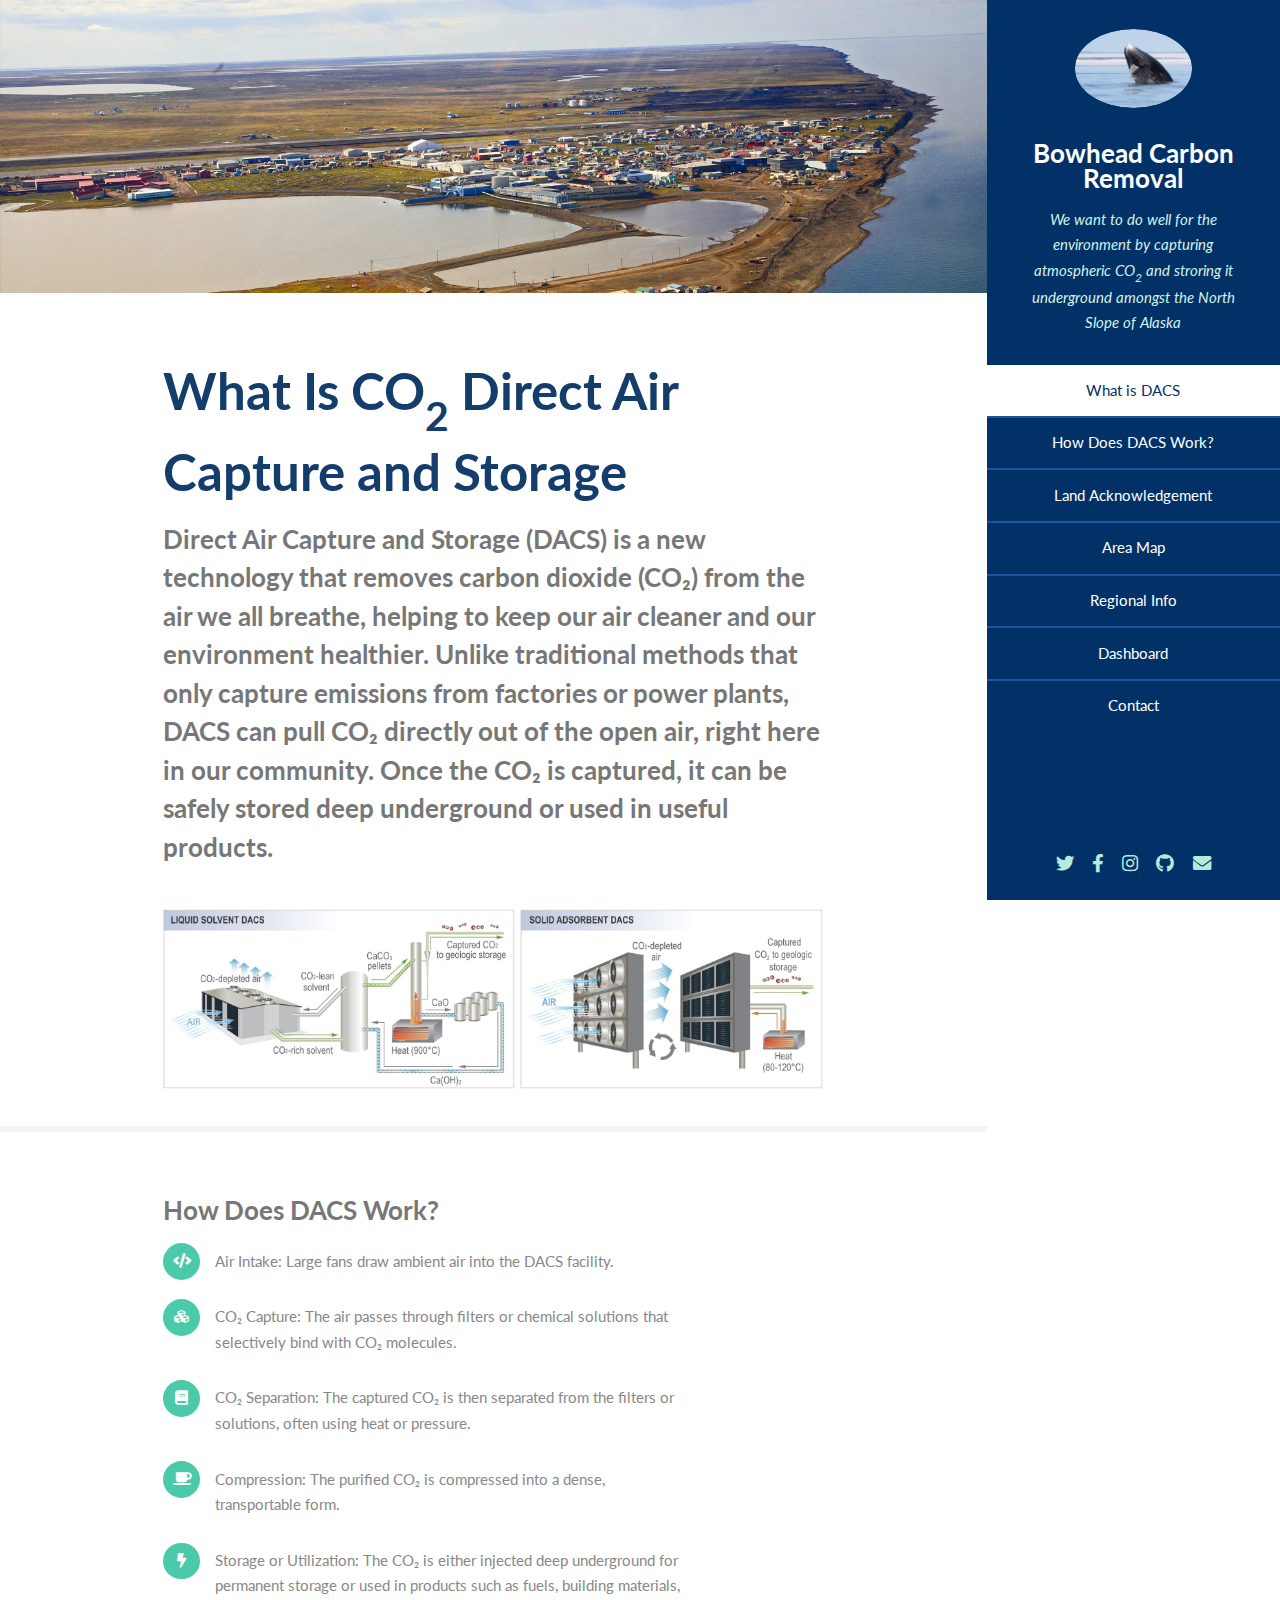
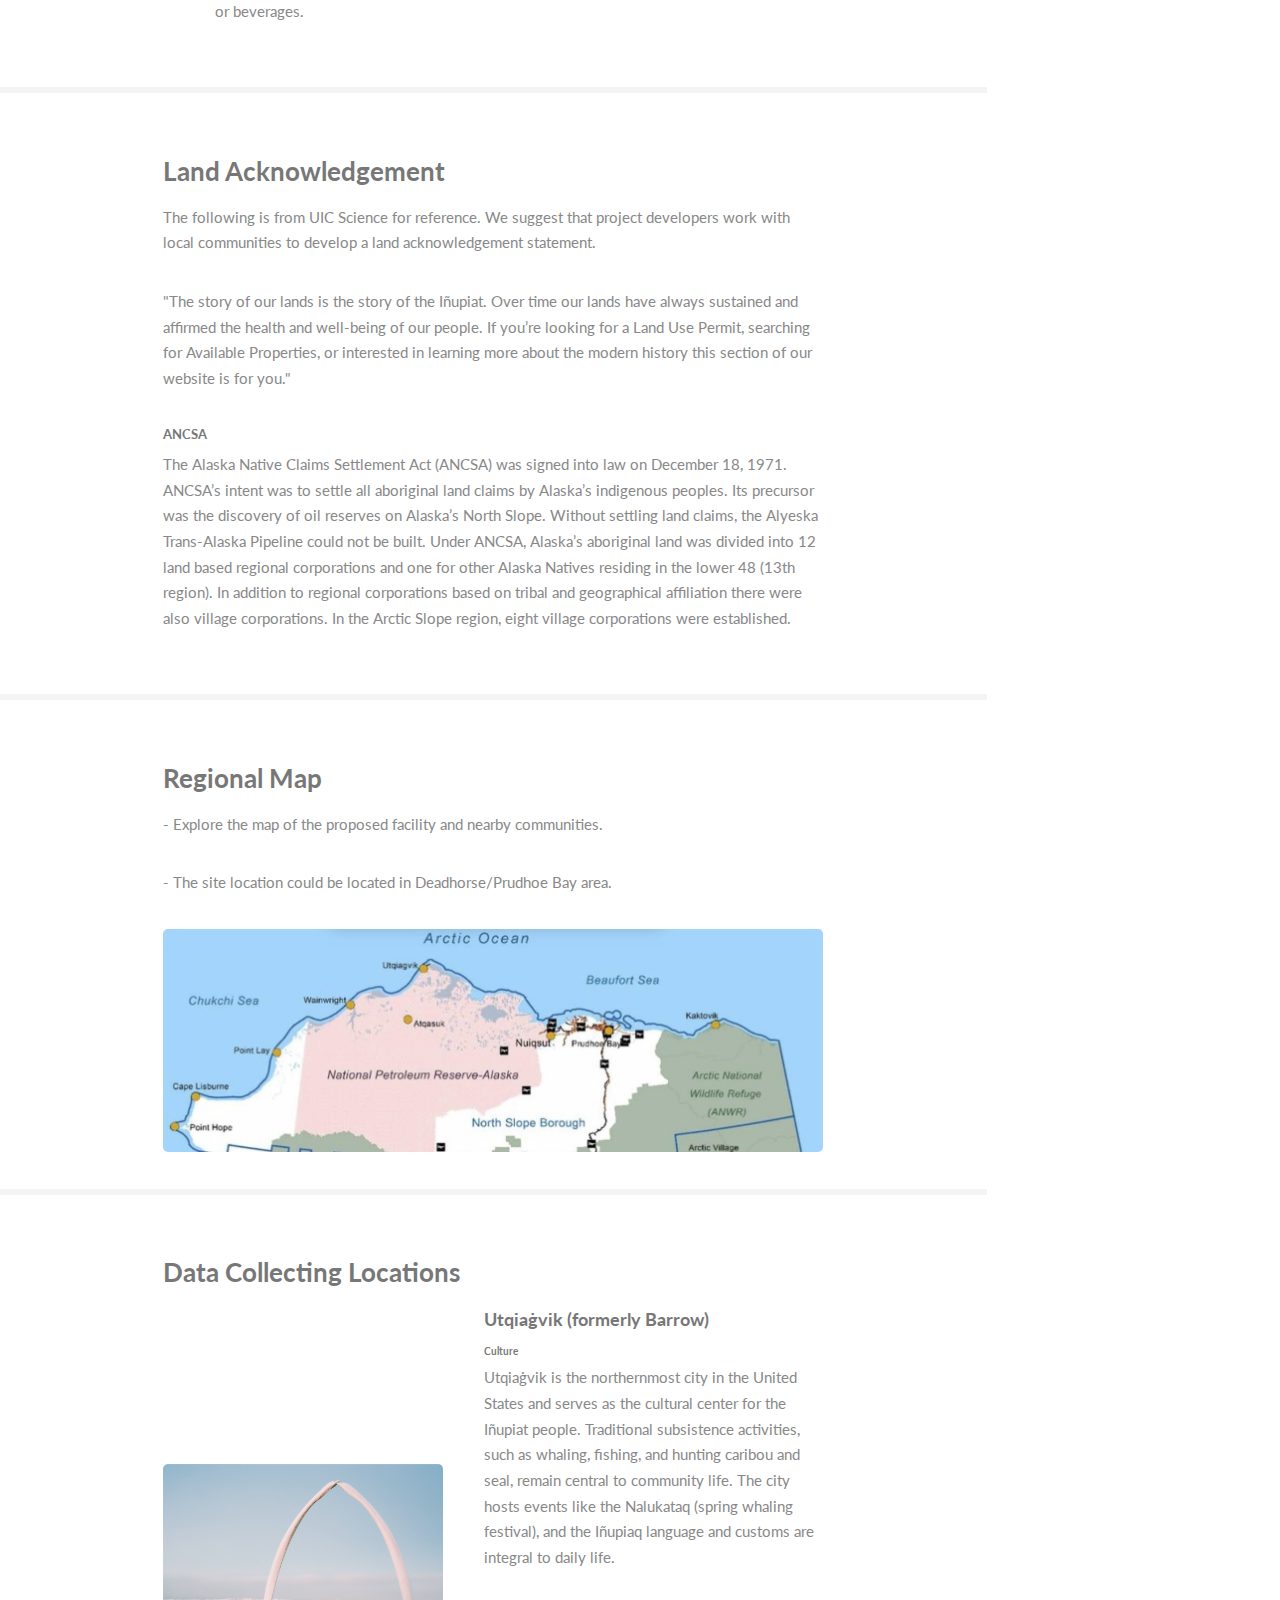
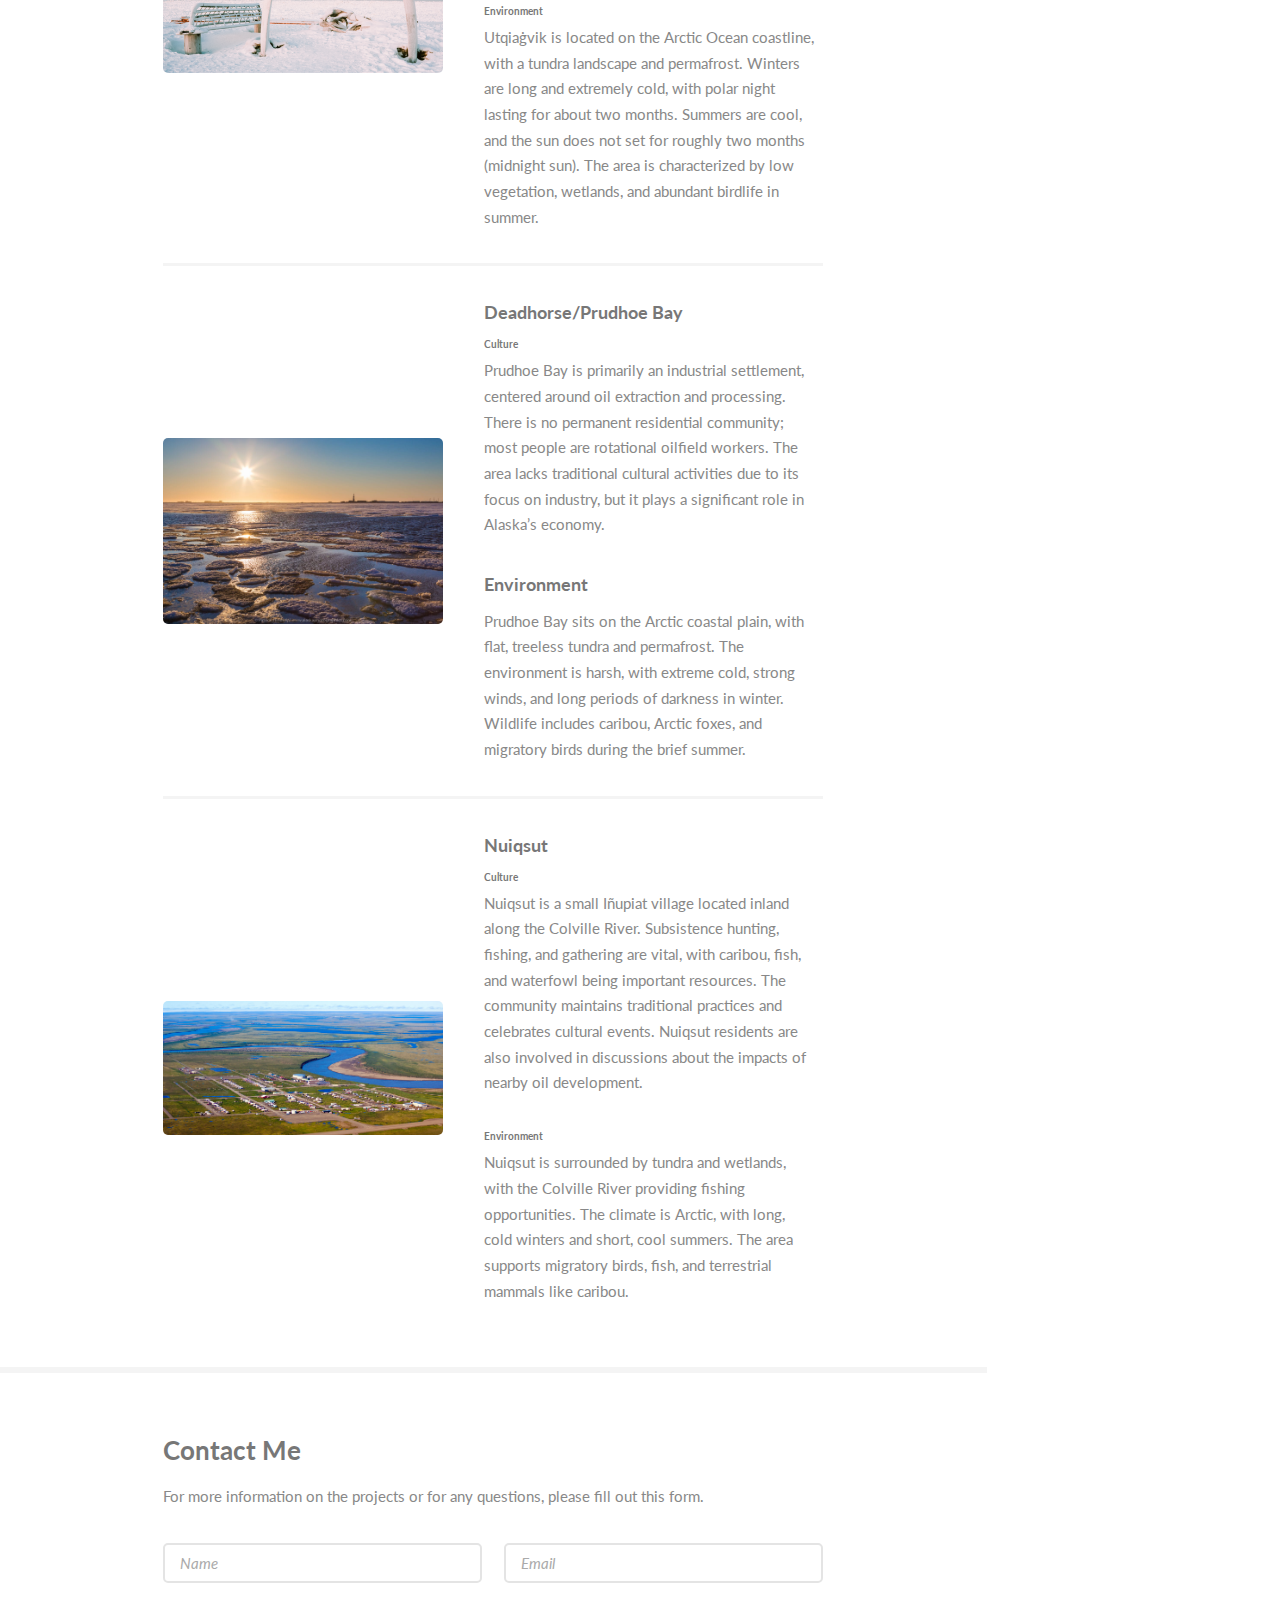
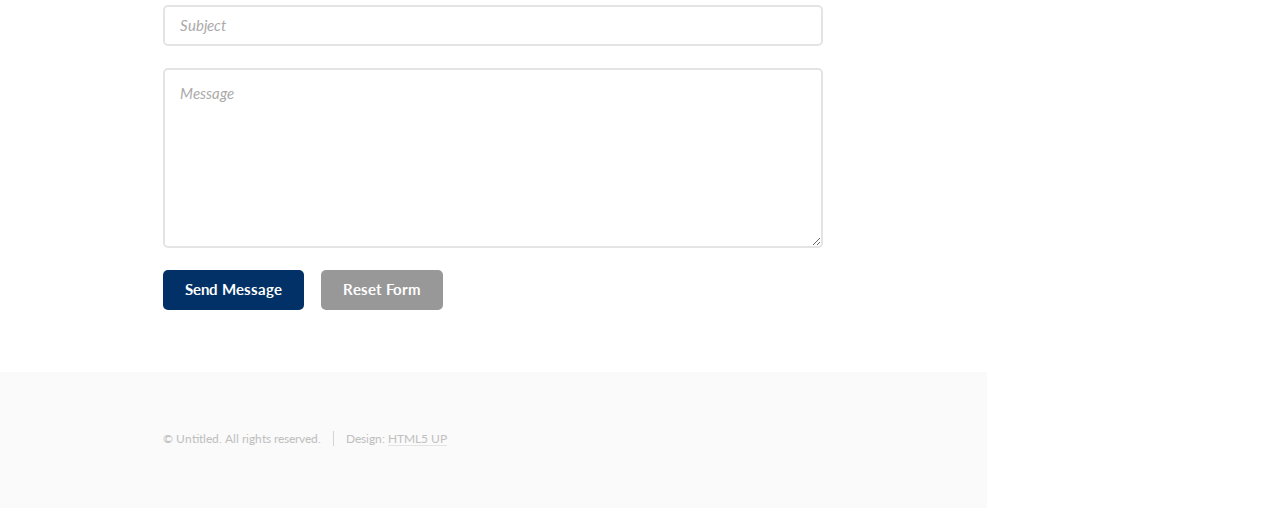
<file: index.html>
<!DOCTYPE HTML>
<!--
	Read Only by HTML5 UP
	html5up.net | @ajlkn
	Free for personal and commercial use under the CCA 3.0 license (html5up.net/license)
-->
<html>
	<head>
		<title>Arctic DACS</title>
		<meta charset="utf-8" />
		<meta name="viewport" content="width=device-width, initial-scale=1, user-scalable=no" />
		<link rel="stylesheet" href="assets/css/main.css" />
	</head>
	<body class="is-preload">

		<!-- Header -->
			<section id="header">
				<header>
					<span class="image avatar"><img src="images/bowhead-breach-Jun-29-2022-07-28-13-35-PM.webp" alt="" /></span>
					<h1 id="logo"><a href="#">Bowhead Carbon Removal</a></h1>
					<p>We want to do well for the environment by capturing atmospheric CO<sub>2</sub> and stroring it underground amongst the North Slope of
						 Alaska</p>
				</header>
				<nav id="nav">
					<ul>
						<li><a href="#one" class="active">What is DACS</a></li>
						<li><a href="#two">How Does DACS Work?</a></li>
						<li><a href="#landAcknowledgement">Land Acknowledgement</a></li>
						<li><a href="#three">Area Map</a></li>
						<li><a href="#four">Regional Info</a></li>
						<li><a href="Dashboard/">Dashboard</a></li>
						<li><a href="#five">Contact</a></li>
					</ul>
				</nav>
				<footer>
					<ul class="icons">
						<li><a href="#" class="icon brands fa-twitter"><span class="label">Twitter</span></a></li>
						<li><a href="#" class="icon brands fa-facebook-f"><span class="label">Facebook</span></a></li>
						<li><a href="#" class="icon brands fa-instagram"><span class="label">Instagram</span></a></li>
						<li><a href="#" class="icon brands fa-github"><span class="label">Github</span></a></li>
						<li><a href="#" class="icon solid fa-envelope"><span class="label">Email</span></a></li>
					</ul>
				</footer>
			</section>

		<!-- Wrapper -->
			<div id="wrapper">
				<!-- Main -->
					<div id="main">

						<!-- One -->
							<section id="one">
								<div class="image main" data-position="center">
									<img src="images/Barrow_AK.jpg" alt="" />
								</div>
								<div class="container">
									<header class="major">
										<h2>What Is CO<sub>2</sub> Direct Air Capture and Storage</h2>
										<p>Direct Air Capture and Storage (DACS) is a new technology that removes carbon dioxide (CO₂) from the air we all breathe, helping to keep our air cleaner and our environment healthier.  Unlike traditional methods that only capture emissions from factories or power plants, DACS can pull CO₂ directly out of the open air, right here in our community. Once the CO₂ is captured, it can be safely stored deep underground or used in useful products. </p>
									</header>
									<img src="images/DACS_process.jpg" width="100%">
								</div>
							</section>

						<!-- Two -->
							<section id="two">
								<div class="container">
									<h3>How Does DACS Work?</h3>
									<ul class="feature-icons">
										<li class="icon solid fa-code">Air Intake: Large fans draw ambient air into the DACS facility. </li>
										<li class="icon solid fa-cubes"> CO₂ Capture: The air passes through filters or chemical solutions that selectively bind with CO₂ molecules. </li>
										<li class="icon solid fa-book"> CO₂ Separation: The captured CO₂ is then separated from the filters or solutions, often using heat or pressure. </li>
										<li class="icon solid fa-coffee">Compression: The purified CO₂ is compressed into a dense, transportable form. </li>
										<li class="icon solid fa-bolt"> Storage or Utilization: The CO₂ is either injected deep underground for permanent storage or used in products such as fuels, building materials, or beverages.</li>
									</ul>
								</div>
							</section>

						<!-- land acknowledgement -->
						 <section id="landAcknowledgement">
								<div class="container">
									<h3>Land Acknowledgement</h3>
									<p>The following is from UIC Science for reference. We suggest that project developers work with local communities to develop a land acknowledgement statement.</p>

									<p>"The story of our lands is the story of the Iñupiat. Over time our lands have always sustained and affirmed the health and well-being of our people. If you’re looking for a Land Use Permit, searching for Available Properties,  or interested in learning more about the modern history this section of our website is for you."</p>

									<h5>ANCSA</h5>
									<p>The Alaska Native Claims Settlement Act (ANCSA) was signed into law on December 18, 1971. ANCSA’s intent was to settle all aboriginal land claims by Alaska’s indigenous peoples. Its precursor was the discovery of oil reserves on Alaska’s North Slope. Without settling land claims, the Alyeska Trans-Alaska Pipeline could not be built. Under ANCSA, Alaska’s aboriginal land was divided into 12 land based regional corporations and one for other Alaska Natives residing in the lower 48 (13th region). In addition to regional corporations based on tribal and geographical affiliation there were also village corporations. In the Arctic Slope region, eight village corporations were established.</p>
								</div>
							</section>
						<!-- Three -->
							<section id="three">
								<div class="container">
									<h3>Regional Map</h3>
									<p>- Explore the map of the proposed facility and nearby communities.</p>
									<p>- The site location could be located in Deadhorse/Prudhoe Bay area.</p>
									<div class="features">
										<a href="#" class="image"><img src="images/nsb map.jpg" alt="" width="100%"/></a>
									</div>
								</div>
							</section>

						<!-- Four -->
						<section id="four">
							<div class="container">
								<h3>Data Collecting Locations </h3>
								<div class="features">
									<article>
										<a href="#" class="image"><img src="images/Whalebone_arch_in_Utqiagvik_Alaska.png" alt="" /></a>
										<div class="inner">
											<h4>Utqiaġvik (formerly Barrow)</h4>
											<h6>Culture</h6>
											<p>Utqiaġvik is the northernmost city in the United States and serves as the cultural center for the Iñupiat people. Traditional subsistence activities, such as whaling, fishing, and hunting caribou and seal, remain central to community life. The city hosts events like the Nalukataq (spring whaling festival), and the Iñupiaq language and customs are integral to daily life.</p>
											<h6>Environment</h6>
											<p>Utqiaġvik is located on the Arctic Ocean coastline, with a tundra landscape and permafrost. Winters are long and extremely cold, with polar night lasting for about two months. Summers are cool, and the sun does not set for roughly two months (midnight sun). The area is characterized by low vegetation, wetlands, and abundant birdlife in summer.</p>
										</div>
									</article>
									<article>
										<a href="#" class="image"><img src="images/24000984-Wetlands-at-Prudhoe-Bay-oil-fields.jpg" alt="" /></a>
										<div class="inner">
											<h4>Deadhorse/Prudhoe Bay</h4>
											<h6>Culture</h6>
											<p>Prudhoe Bay is primarily an industrial settlement, centered around oil extraction and processing. There is no permanent residential community; most people are rotational oilfield workers. The area lacks traditional cultural activities due to its focus on industry, but it plays a significant role in Alaska’s economy.</p>
											<h4>Environment</h4>
											<p>Prudhoe Bay sits on the Arctic coastal plain, with flat, treeless tundra and permafrost. The environment is harsh, with extreme cold, strong winds, and long periods of darkness in winter. Wildlife includes caribou, Arctic foxes, and migratory birds during the brief summer. </p>
										</div>
									</article>
									<article>
										<a href="#" class="image"><img src="images/Nuiqsut.jpg" alt="" /></a>
										<div class="inner">
											<h4>Nuiqsut </h4>
											<h6>Culture</h6>
											<p>Nuiqsut is a small Iñupiat village located inland along the Colville River. Subsistence hunting, fishing, and gathering are vital, with caribou, fish, and waterfowl being important resources. The community maintains traditional practices and celebrates cultural events. Nuiqsut residents are also involved in discussions about the impacts of nearby oil development. </p>
											<h6>Environment</h6>
											<p>Nuiqsut is surrounded by tundra and wetlands, with the Colville River providing fishing opportunities. The climate is Arctic, with long, cold winters and short, cool summers. The area supports migratory birds, fish, and terrestrial mammals like caribou. </p>
										</div>
									</article>
								</div>
							</div>
							</section>

						<!-- Five -->
							<section id="five">
								<div class="container">
									<h3>Contact Me</h3>
									<p>For more information on the projects or for any questions, please fill out this form.</p>
									<form method="post" action="#">
										<div class="row gtr-uniform">
											<div class="col-6 col-12-xsmall"><input type="text" name="name" id="name" placeholder="Name" /></div>
											<div class="col-6 col-12-xsmall"><input type="email" name="email" id="email" placeholder="Email" /></div>
											<div class="col-12"><input type="text" name="subject" id="subject" placeholder="Subject" /></div>
											<div class="col-12"><textarea name="message" id="message" placeholder="Message" rows="6"></textarea></div>
											<div class="col-12">
												<ul class="actions">
													<li><input type="submit" class="primary" value="Send Message" /></li>
													<li><input type="reset" value="Reset Form" /></li>
												</ul>
											</div>
										</div>
									</form>
								</div>
							</section>

						<!-- Five -->
						<!--
							<section id="five">
								<div class="container">
									<h3>Elements</h3>

									<section>
										<h4>Text</h4>
										<p>This is <b>bold</b> and this is <strong>strong</strong>. This is <i>italic</i> and this is <em>emphasized</em>.
										This is <sup>superscript</sup> text and this is <sub>subscript</sub> text.
										This is <u>underlined</u> and this is code: <code>for (;;) { ... }</code>. Finally, <a href="#">this is a link</a>.</p>
										<hr />
										<header>
											<h4>Heading with a Subtitle</h4>
											<p>Lorem ipsum dolor sit amet nullam id egestas urna aliquam</p>
										</header>
										<p>Nunc lacinia ante nunc ac lobortis. Interdum adipiscing gravida odio porttitor sem non mi integer non faucibus ornare mi ut ante amet placerat aliquet. Volutpat eu sed ante lacinia sapien lorem accumsan varius montes viverra nibh in adipiscing blandit tempus accumsan.</p>
										<header>
											<h5>Heading with a Subtitle</h5>
											<p>Lorem ipsum dolor sit amet nullam id egestas urna aliquam</p>
										</header>
										<p>Nunc lacinia ante nunc ac lobortis. Interdum adipiscing gravida odio porttitor sem non mi integer non faucibus ornare mi ut ante amet placerat aliquet. Volutpat eu sed ante lacinia sapien lorem accumsan varius montes viverra nibh in adipiscing blandit tempus accumsan.</p>
										<hr />
										<h2>Heading Level 2</h2>
										<h3>Heading Level 3</h3>
										<h4>Heading Level 4</h4>
										<h5>Heading Level 5</h5>
										<h6>Heading Level 6</h6>
										<hr />
										<h5>Blockquote</h5>
										<blockquote>Fringilla nisl. Donec accumsan interdum nisi, quis tincidunt felis sagittis eget tempus euismod. Vestibulum ante ipsum primis in faucibus vestibulum. Blandit adipiscing eu felis iaculis volutpat ac adipiscing accumsan faucibus. Vestibulum ante ipsum primis in faucibus lorem ipsum dolor sit amet nullam adipiscing eu felis.</blockquote>
										<h5>Preformatted</h5>
										<pre><code>i = 0;

while (!deck.isInOrder()) {
    print 'Iteration ' + i;
    deck.shuffle();
    i++;
}

print 'It took ' + i + ' iterations to sort the deck.';</code></pre>
									</section>

									<section>
										<h4>Lists</h4>
										<div class="row">
											<div class="col-6 col-12-xsmall">
												<h5>Unordered</h5>
												<ul>
													<li>Dolor pulvinar etiam magna etiam.</li>
													<li>Sagittis adipiscing lorem eleifend.</li>
													<li>Felis enim feugiat dolore viverra.</li>
												</ul>
												<h5>Alternate</h5>
												<ul class="alt">
													<li>Dolor pulvinar etiam magna etiam.</li>
													<li>Sagittis adipiscing lorem eleifend.</li>
													<li>Felis enim feugiat dolore viverra.</li>
												</ul>
											</div>
											<div class="col-6 col-12-xsmall">
												<h5>Ordered</h5>
												<ol>
													<li>Dolor pulvinar etiam magna etiam.</li>
													<li>Etiam vel felis at lorem sed viverra.</li>
													<li>Felis enim feugiat dolore viverra.</li>
													<li>Dolor pulvinar etiam magna etiam.</li>
													<li>Etiam vel felis at lorem sed viverra.</li>
													<li>Felis enim feugiat dolore viverra.</li>
												</ol>
												<h5>Icons</h5>
												<ul class="icons">
													<li><a href="#" class="icon brands fa-twitter"><span class="label">Twitter</span></a></li>
													<li><a href="#" class="icon brands fa-facebook-f"><span class="label">Facebook</span></a></li>
													<li><a href="#" class="icon brands fa-instagram"><span class="label">Instagram</span></a></li>
													<li><a href="#" class="icon brands fa-github"><span class="label">Github</span></a></li>
													<li><a href="#" class="icon brands fa-dribbble"><span class="label">Dribbble</span></a></li>
													<li><a href="#" class="icon brands fa-tumblr"><span class="label">Tumblr</span></a></li>
												</ul>
											</div>
										</div>
										<h5>Actions</h5>
										<ul class="actions">
											<li><a href="#" class="button primary">Default</a></li>
											<li><a href="#" class="button">Default</a></li>
											<li><a href="#" class="button alt">Default</a></li>
										</ul>
										<ul class="actions small">
											<li><a href="#" class="button primary small">Small</a></li>
											<li><a href="#" class="button small">Small</a></li>
											<li><a href="#" class="button alt small">Small</a></li>
										</ul>
										<div class="row">
											<div class="col-3 col-6-medium col-12-xsmall">
												<ul class="actions stacked">
													<li><a href="#" class="button primary">Default</a></li>
													<li><a href="#" class="button">Default</a></li>
													<li><a href="#" class="button alt">Default</a></li>
												</ul>
											</div>
											<div class="col-3 col-6 col-12-xsmall">
												<ul class="actions stacked">
													<li><a href="#" class="button primary small">Small</a></li>
													<li><a href="#" class="button small">Small</a></li>
													<li><a href="#" class="button alt small">Small</a></li>
												</ul>
											</div>
											<div class="col-3 col-6-medium col-12-xsmall">
												<ul class="actions stacked">
													<li><a href="#" class="button primary fit">Default</a></li>
													<li><a href="#" class="button fit">Default</a></li>
													<li><a href="#" class="button alt fit">Default</a></li>
												</ul>
											</div>
											<div class="col-3 col-6-medium col-12-xsmall">
												<ul class="actions stacked">
													<li><a href="#" class="button primary small fit">Small</a></li>
													<li><a href="#" class="button small fit">Small</a></li>
													<li><a href="#" class="button alt small fit">Small</a></li>
												</ul>
											</div>
										</div>
									</section>

									<section>
										<h4>Table</h4>
										<h5>Default</h5>
										<div class="table-wrapper">
											<table>
												<thead>
													<tr>
														<th>Name</th>
														<th>Description</th>
														<th>Price</th>
													</tr>
												</thead>
												<tbody>
													<tr>
														<td>Item One</td>
														<td>Ante turpis integer aliquet porttitor.</td>
														<td>29.99</td>
													</tr>
													<tr>
														<td>Item Two</td>
														<td>Vis ac commodo adipiscing arcu aliquet.</td>
														<td>19.99</td>
													</tr>
													<tr>
														<td>Item Three</td>
														<td> Morbi faucibus arcu accumsan lorem.</td>
														<td>29.99</td>
													</tr>
													<tr>
														<td>Item Four</td>
														<td>Vitae integer tempus condimentum.</td>
														<td>19.99</td>
													</tr>
													<tr>
														<td>Item Five</td>
														<td>Ante turpis integer aliquet porttitor.</td>
														<td>29.99</td>
													</tr>
												</tbody>
												<tfoot>
													<tr>
														<td colspan="2"></td>
														<td>100.00</td>
													</tr>
												</tfoot>
											</table>
										</div>

										<h5>Alternate</h5>
										<div class="table-wrapper">
											<table class="alt">
												<thead>
													<tr>
														<th>Name</th>
														<th>Description</th>
														<th>Price</th>
													</tr>
												</thead>
												<tbody>
													<tr>
														<td>Item One</td>
														<td>Ante turpis integer aliquet porttitor.</td>
														<td>29.99</td>
													</tr>
													<tr>
														<td>Item Two</td>
														<td>Vis ac commodo adipiscing arcu aliquet.</td>
														<td>19.99</td>
													</tr>
													<tr>
														<td>Item Three</td>
														<td> Morbi faucibus arcu accumsan lorem.</td>
														<td>29.99</td>
													</tr>
													<tr>
														<td>Item Four</td>
														<td>Vitae integer tempus condimentum.</td>
														<td>19.99</td>
													</tr>
													<tr>
														<td>Item Five</td>
														<td>Ante turpis integer aliquet porttitor.</td>
														<td>29.99</td>
													</tr>
												</tbody>
												<tfoot>
													<tr>
														<td colspan="2"></td>
														<td>100.00</td>
													</tr>
												</tfoot>
											</table>
										</div>
									</section>

									<section>
										<h4>Buttons</h4>
										<ul class="actions">
											<li><a href="#" class="button primary">Primary</a></li>
											<li><a href="#" class="button">Default</a></li>
											<li><a href="#" class="button alt">Alternate</a></li>
										</ul>
										<ul class="actions">
											<li><a href="#" class="button primary large">Large</a></li>
											<li><a href="#" class="button">Default</a></li>
											<li><a href="#" class="button alt small">Small</a></li>
										</ul>
										<ul class="actions fit">
											<li><a href="#" class="button primary fit">Fit</a></li>
											<li><a href="#" class="button fit">Fit</a></li>
											<li><a href="#" class="button alt fit">Fit</a></li>
										</ul>
										<ul class="actions fit small">
											<li><a href="#" class="button primary fit small">Fit + Small</a></li>
											<li><a href="#" class="button fit small">Fit + Small</a></li>
											<li><a href="#" class="button alt fit small">Fit + Small</a></li>
										</ul>
										<ul class="actions">
											<li><a href="#" class="button primary icon solid fa-download">Icon</a></li>
											<li><a href="#" class="button icon solid fa-download">Icon</a></li>
											<li><a href="#" class="button alt icon solid fa-check">Icon</a></li>
										</ul>
										<ul class="actions">
											<li><span class="button primary disabled">Primary</span></li>
											<li><span class="button disabled">Default</span></li>
											<li><span class="button alt disabled">Alternate</span></li>
										</ul>
									</section>

									<section>
										<h4>Form</h4>
										<form method="post" action="#">
											<div class="row gtr-uniform">
												<div class="col-6 col-12-xsmall">
													<input type="text" name="demo-name" id="demo-name" value="" placeholder="Name" />
												</div>
												<div class="col-6 col-12-xsmall">
													<input type="email" name="demo-email" id="demo-email" value="" placeholder="Email" />
												</div>
												<div class="col-12">
													<select name="demo-category" id="demo-category">
														<option value="">- Category -</option>
														<option value="1">Manufacturing</option>
														<option value="1">Shipping</option>
														<option value="1">Administration</option>
														<option value="1">Human Resources</option>
													</select>
												</div>
												<div class="col-4 col-12-medium">
													<input type="radio" id="demo-priority-low" name="demo-priority" checked>
													<label for="demo-priority-low">Low Priority</label>
												</div>
												<div class="col-4 col-12-medium">
													<input type="radio" id="demo-priority-normal" name="demo-priority">
													<label for="demo-priority-normal">Normal Priority</label>
												</div>
												<div class="col-4 col-12-medium">
													<input type="radio" id="demo-priority-high" name="demo-priority">
													<label for="demo-priority-high">High Priority</label>
												</div>
												<div class="col-6 col-12-medium">
													<input type="checkbox" id="demo-copy" name="demo-copy">
													<label for="demo-copy">Email me a copy of this message</label>
												</div>
												<div class="col-6 col-12-medium">
													<input type="checkbox" id="demo-human" name="demo-human" checked>
													<label for="demo-human">I am a human and not a robot</label>
												</div>
												<div class="col-12">
													<textarea name="demo-message" id="demo-message" placeholder="Enter your message" rows="6"></textarea>
												</div>
												<div class="col-12">
													<ul class="actions">
														<li><input type="submit" value="Send Message" /></li>
														<li><input type="reset" value="Reset" class="alt" /></li>
													</ul>
												</div>
											</div>
										</form>
									</section>

									<section>
										<h4>Image</h4>
										<h5>Fit</h5>
										<span class="image fit"><img src="images/banner.jpg" alt="" /></span>
										<div class="box alt">
											<div class="row gtr-50 gtr-uniform">
												<div class="col-4"><span class="image fit"><img src="images/pic01.jpg" alt="" /></span></div>
												<div class="col-4"><span class="image fit"><img src="images/pic02.jpg" alt="" /></span></div>
												<div class="col-4"><span class="image fit"><img src="images/pic03.jpg" alt="" /></span></div>
												<div class="col-4"><span class="image fit"><img src="images/pic02.jpg" alt="" /></span></div>
												<div class="col-4"><span class="image fit"><img src="images/pic03.jpg" alt="" /></span></div>
												<div class="col-4"><span class="image fit"><img src="images/pic01.jpg" alt="" /></span></div>
												<div class="col-4"><span class="image fit"><img src="images/pic03.jpg" alt="" /></span></div>
												<div class="col-4"><span class="image fit"><img src="images/pic01.jpg" alt="" /></span></div>
												<div class="col-4"><span class="image fit"><img src="images/pic02.jpg" alt="" /></span></div>
											</div>
										</div>
										<h5>Left &amp; Right</h5>
										<p><span class="image left"><img src="images/avatar.jpg" alt="" /></span>Fringilla nisl. Donec accumsan interdum nisi, quis tincidunt felis sagittis eget. tempus euismod. Vestibulum ante ipsum primis in faucibus vestibulum. Blandit adipiscing eu felis iaculis volutpat ac adipiscing accumsan eu faucibus. Integer ac pellentesque praesent tincidunt felis sagittis eget. tempus euismod. Vestibulum ante ipsum primis in faucibus vestibulum. Blandit adipiscing eu felis iaculis volutpat ac adipiscing accumsan eu faucibus. Integer ac pellentesque praesent. Donec accumsan interdum nisi, quis tincidunt felis sagittis eget. tempus euismod. Vestibulum ante ipsum primis in faucibus vestibulum. Blandit adipiscing eu felis iaculis volutpat ac adipiscing accumsan eu faucibus. Integer ac pellentesque praesent tincidunt felis sagittis eget. tempus euismod. Vestibulum ante ipsum primis in faucibus vestibulum. Blandit adipiscing eu felis iaculis volutpat ac adipiscing accumsan eu faucibus. Integer ac pellentesque praesent.</p>
										<p><span class="image right"><img src="images/avatar.jpg" alt="" /></span>Fringilla nisl. Donec accumsan interdum nisi, quis tincidunt felis sagittis eget. tempus euismod. Vestibulum ante ipsum primis in faucibus vestibulum. Blandit adipiscing eu felis iaculis volutpat ac adipiscing accumsan eu faucibus. Integer ac pellentesque praesent tincidunt felis sagittis eget. tempus euismod. Vestibulum ante ipsum primis in faucibus vestibulum. Blandit adipiscing eu felis iaculis volutpat ac adipiscing accumsan eu faucibus. Integer ac pellentesque praesent. Donec accumsan interdum nisi, quis tincidunt felis sagittis eget. tempus euismod. Vestibulum ante ipsum primis in faucibus vestibulum. Blandit adipiscing eu felis iaculis volutpat ac adipiscing accumsan eu faucibus. Integer ac pellentesque praesent tincidunt felis sagittis eget. tempus euismod. Vestibulum ante ipsum primis in faucibus vestibulum. Blandit adipiscing eu felis iaculis volutpat ac adipiscing accumsan eu faucibus. Integer ac pellentesque praesent.</p>
									</section>

								</div>
							</section>
						-->

					</div>

				<!-- Footer -->
					<section id="footer">
						<div class="container">
							<ul class="copyright">
								<li>&copy; Untitled. All rights reserved.</li><li>Design: <a href="http://html5up.net">HTML5 UP</a></li>
							</ul>
						</div>
					</section>

			</div>

		<!-- Scripts -->
			<script src="assets/js/jquery.min.js"></script>
			<script src="assets/js/jquery.scrollex.min.js"></script>
			<script src="assets/js/jquery.scrolly.min.js"></script>
			<script src="assets/js/browser.min.js"></script>
			<script src="assets/js/breakpoints.min.js"></script>
			<script src="assets/js/util.js"></script>
			<script src="assets/js/main.js"></script>

	</body>
</html>
</file>
<file: assets/css/main.css>
@import url("fontawesome-all.min.css");
@import url("https://fonts.googleapis.com/css?family=Lato:400,400italic,700,700italic|Source+Code+Pro:400");

/*
	Read Only by HTML5 UP
	html5up.net | @ajlkn
	Free for personal and commercial use under the CCA 3.0 license (html5up.net/license)
*/

html, body, div, span, applet, object,
iframe, h1, h2, h3, h4, h5, h6, p, blockquote,
pre, a, abbr, acronym, address, big, cite,
code, del, dfn, em, img, ins, kbd, q, s, samp,
small, strike, strong, sub, sup, tt, var, b,
u, i, center, dl, dt, dd, ol, ul, li, fieldset,
form, label, legend, table, caption, tbody,
tfoot, thead, tr, th, td, article, aside,
canvas, details, embed, figure, figcaption,
footer, header, hgroup, menu, nav, output, ruby,
section, summary, time, mark, audio, video {
	margin: 0;
	padding: 0;
	border: 0;
	font-size: 100%;
	font: inherit;
	vertical-align: baseline;}

article, aside, details, figcaption, figure,
footer, header, hgroup, menu, nav, section {
	display: block;}

body {
	line-height: 1;
}

ol, ul {
	list-style: none;
}

blockquote, q {
	quotes: none;
}

	blockquote:before, blockquote:after, q:before, q:after {
		content: '';
		content: none;
	}

table {
	border-collapse: collapse;
	border-spacing: 0;
}

body {
	-webkit-text-size-adjust: none;
}

mark {
	background-color: transparent;
	color: inherit;
}

input::-moz-focus-inner {
	border: 0;
	padding: 0;
}

input, select, textarea {
	-moz-appearance: none;
	-webkit-appearance: none;
	-ms-appearance: none;
	appearance: none;
}

/* Basic */

	html {
		box-sizing: border-box;
	}

	*, *:before, *:after {
		box-sizing: inherit;
	}

	body {
		background: #fff;
	}

		body.is-preload *, body.is-preload *:before, body.is-preload *:after {
			-moz-animation: none !important;
			-webkit-animation: none !important;
			-ms-animation: none !important;
			animation: none !important;
			-moz-transition: none !important;
			-webkit-transition: none !important;
			-ms-transition: none !important;
			transition: none !important;
		}

	body, input, select, textarea {
		color: #888;
		font-family: "Lato", sans-serif;
		font-size: 16pt;
		font-weight: 400;
		line-height: 1.75em;
	}

	a {
		-moz-transition: color 0.2s ease-in-out, border-color 0.2s ease-in-out;
		-webkit-transition: color 0.2s ease-in-out, border-color 0.2s ease-in-out;
		-ms-transition: color 0.2s ease-in-out, border-color 0.2s ease-in-out;
		transition: color 0.2s ease-in-out, border-color 0.2s ease-in-out;
		border-bottom: solid 1px #e4e4e4;
		color: inherit;
		text-decoration: none;
	}

		a:hover {
			border-bottom-color: transparent;
			color: #4acaa8 !important;
		}

	strong, b {
		color: #777;
		font-weight: 700;
	}

	em, i {
		font-style: italic;
	}

	p {
		margin: 0 0 2.25em 0;
	}

	h1, h2, h3, h4, h5, h6 {
		color: #777;
		font-weight: 700;
		line-height: 1em;
		margin: 0 0 0.5625em 0;
	}

		h1 a, h2 a, h3 a, h4 a, h5 a, h6 a {
			border: 0;
			color: inherit;
			text-decoration: none;
		}

	h2 {
		font-size: 2em;
		line-height: 1.5em;
	}

	h3 {
		font-size: 1.75em;
		line-height: 1.5em;
	}

	h4 {
		font-size: 1.25em;
		line-height: 1.5em;
	}

	h5 {
		font-size: 0.9em;
		line-height: 1.5em;
	}

	h6 {
		font-size: 0.7em;
		line-height: 1.5em;
	}

	sub {
		font-size: 0.8em;
		position: relative;
		top: 0.5em;
	}

	sup {
		font-size: 0.8em;
		position: relative;
		top: -0.5em;
	}

	hr {
		border: 0;
		border-bottom: solid 2px #f4f4f4;
		margin: 2.25em 0;
	}

		hr.major {
			margin: 3.375em 0;
		}

	blockquote {
		border-left: solid 8px #e4e4e4;
		font-style: italic;
		margin: 0 0 2.25em 0;
		padding: 0.5em 0 0.5em 2em;
	}

	code {
		background: #555;
		border-radius: 5px;
		color: #fff;
		font-family: "Source Code Pro", monospace;
		font-size: 0.9em;
		margin: 0 0.25em;
		padding: 0.25em 0.65em;
	}

	pre {
		font-family: "Source Code Pro", monospace;
		font-size: 0.9em;
		margin: 0 0 2.25em 0;
	}

		pre code {
			-webkit-overflow-scrolling: touch;
			display: block;
			line-height: 1.5em;
			overflow-x: auto;
			padding: 1em 1.5em;
		}

	.align-left {
		text-align: left;
	}

	.align-center {
		text-align: center;
	}

	.align-right {
		text-align: right;
	}

/* Row */

	.row {
		display: flex;
		flex-wrap: wrap;
		box-sizing: border-box;
		align-items: stretch;
	}

		.row > * {
			box-sizing: border-box;
		}

		.row.gtr-uniform > * > :last-child {
			margin-bottom: 0;
		}

		.row.aln-left {
			justify-content: flex-start;
		}

		.row.aln-center {
			justify-content: center;
		}

		.row.aln-right {
			justify-content: flex-end;
		}

		.row.aln-top {
			align-items: flex-start;
		}

		.row.aln-middle {
			align-items: center;
		}

		.row.aln-bottom {
			align-items: flex-end;
		}

		.row > .imp {
			order: -1;
		}

		.row > .col-1 {
			width: 8.33333%;
		}

		.row > .off-1 {
			margin-left: 8.33333%;
		}

		.row > .col-2 {
			width: 16.66667%;
		}

		.row > .off-2 {
			margin-left: 16.66667%;
		}

		.row > .col-3 {
			width: 25%;
		}

		.row > .off-3 {
			margin-left: 25%;
		}

		.row > .col-4 {
			width: 33.33333%;
		}

		.row > .off-4 {
			margin-left: 33.33333%;
		}

		.row > .col-5 {
			width: 41.66667%;
		}

		.row > .off-5 {
			margin-left: 41.66667%;
		}

		.row > .col-6 {
			width: 50%;
		}

		.row > .off-6 {
			margin-left: 50%;
		}

		.row > .col-7 {
			width: 58.33333%;
		}

		.row > .off-7 {
			margin-left: 58.33333%;
		}

		.row > .col-8 {
			width: 66.66667%;
		}

		.row > .off-8 {
			margin-left: 66.66667%;
		}

		.row > .col-9 {
			width: 75%;
		}

		.row > .off-9 {
			margin-left: 75%;
		}

		.row > .col-10 {
			width: 83.33333%;
		}

		.row > .off-10 {
			margin-left: 83.33333%;
		}

		.row > .col-11 {
			width: 91.66667%;
		}

		.row > .off-11 {
			margin-left: 91.66667%;
		}

		.row > .col-12 {
			width: 100%;
		}

		.row > .off-12 {
			margin-left: 100%;
		}

		.row.gtr-0 {
			margin-top: 0;
			margin-left: 0em;
		}

			.row.gtr-0 > * {
				padding: 0 0 0 0em;
			}

			.row.gtr-0.gtr-uniform {
				margin-top: 0em;
			}

				.row.gtr-0.gtr-uniform > * {
					padding-top: 0em;
				}

		.row.gtr-25 {
			margin-top: 0;
			margin-left: -0.5em;
		}

			.row.gtr-25 > * {
				padding: 0 0 0 0.5em;
			}

			.row.gtr-25.gtr-uniform {
				margin-top: -0.5em;
			}

				.row.gtr-25.gtr-uniform > * {
					padding-top: 0.5em;
				}

		.row.gtr-50 {
			margin-top: 0;
			margin-left: -1em;
		}

			.row.gtr-50 > * {
				padding: 0 0 0 1em;
			}

			.row.gtr-50.gtr-uniform {
				margin-top: -1em;
			}

				.row.gtr-50.gtr-uniform > * {
					padding-top: 1em;
				}

		.row {
			margin-top: 0;
			margin-left: -2em;
		}

			.row > * {
				padding: 0 0 0 2em;
			}

			.row.gtr-uniform {
				margin-top: -2em;
			}

				.row.gtr-uniform > * {
					padding-top: 2em;
				}

		.row.gtr-150 {
			margin-top: 0;
			margin-left: -3em;
		}

			.row.gtr-150 > * {
				padding: 0 0 0 3em;
			}

			.row.gtr-150.gtr-uniform {
				margin-top: -3em;
			}

				.row.gtr-150.gtr-uniform > * {
					padding-top: 3em;
				}

		.row.gtr-200 {
			margin-top: 0;
			margin-left: -4em;
		}

			.row.gtr-200 > * {
				padding: 0 0 0 4em;
			}

			.row.gtr-200.gtr-uniform {
				margin-top: -4em;
			}

				.row.gtr-200.gtr-uniform > * {
					padding-top: 4em;
				}

		@media screen and (max-width: 1680px) {

			.row {
				display: flex;
				flex-wrap: wrap;
				box-sizing: border-box;
				align-items: stretch;
			}

				.row > * {
					box-sizing: border-box;
				}

				.row.gtr-uniform > * > :last-child {
					margin-bottom: 0;
				}

				.row.aln-left {
					justify-content: flex-start;
				}

				.row.aln-center {
					justify-content: center;
				}

				.row.aln-right {
					justify-content: flex-end;
				}

				.row.aln-top {
					align-items: flex-start;
				}

				.row.aln-middle {
					align-items: center;
				}

				.row.aln-bottom {
					align-items: flex-end;
				}

				.row > .imp-xlarge {
					order: -1;
				}

				.row > .col-1-xlarge {
					width: 8.33333%;
				}

				.row > .off-1-xlarge {
					margin-left: 8.33333%;
				}

				.row > .col-2-xlarge {
					width: 16.66667%;
				}

				.row > .off-2-xlarge {
					margin-left: 16.66667%;
				}

				.row > .col-3-xlarge {
					width: 25%;
				}

				.row > .off-3-xlarge {
					margin-left: 25%;
				}

				.row > .col-4-xlarge {
					width: 33.33333%;
				}

				.row > .off-4-xlarge {
					margin-left: 33.33333%;
				}

				.row > .col-5-xlarge {
					width: 41.66667%;
				}

				.row > .off-5-xlarge {
					margin-left: 41.66667%;
				}

				.row > .col-6-xlarge {
					width: 50%;
				}

				.row > .off-6-xlarge {
					margin-left: 50%;
				}

				.row > .col-7-xlarge {
					width: 58.33333%;
				}

				.row > .off-7-xlarge {
					margin-left: 58.33333%;
				}

				.row > .col-8-xlarge {
					width: 66.66667%;
				}

				.row > .off-8-xlarge {
					margin-left: 66.66667%;
				}

				.row > .col-9-xlarge {
					width: 75%;
				}

				.row > .off-9-xlarge {
					margin-left: 75%;
				}

				.row > .col-10-xlarge {
					width: 83.33333%;
				}

				.row > .off-10-xlarge {
					margin-left: 83.33333%;
				}

				.row > .col-11-xlarge {
					width: 91.66667%;
				}

				.row > .off-11-xlarge {
					margin-left: 91.66667%;
				}

				.row > .col-12-xlarge {
					width: 100%;
				}

				.row > .off-12-xlarge {
					margin-left: 100%;
				}

				.row.gtr-0 {
					margin-top: 0;
					margin-left: 0em;
				}

					.row.gtr-0 > * {
						padding: 0 0 0 0em;
					}

					.row.gtr-0.gtr-uniform {
						margin-top: 0em;
					}

						.row.gtr-0.gtr-uniform > * {
							padding-top: 0em;
						}

				.row.gtr-25 {
					margin-top: 0;
					margin-left: -0.5em;
				}

					.row.gtr-25 > * {
						padding: 0 0 0 0.5em;
					}

					.row.gtr-25.gtr-uniform {
						margin-top: -0.5em;
					}

						.row.gtr-25.gtr-uniform > * {
							padding-top: 0.5em;
						}

				.row.gtr-50 {
					margin-top: 0;
					margin-left: -1em;
				}

					.row.gtr-50 > * {
						padding: 0 0 0 1em;
					}

					.row.gtr-50.gtr-uniform {
						margin-top: -1em;
					}

						.row.gtr-50.gtr-uniform > * {
							padding-top: 1em;
						}

				.row {
					margin-top: 0;
					margin-left: -2em;
				}

					.row > * {
						padding: 0 0 0 2em;
					}

					.row.gtr-uniform {
						margin-top: -2em;
					}

						.row.gtr-uniform > * {
							padding-top: 2em;
						}

				.row.gtr-150 {
					margin-top: 0;
					margin-left: -3em;
				}

					.row.gtr-150 > * {
						padding: 0 0 0 3em;
					}

					.row.gtr-150.gtr-uniform {
						margin-top: -3em;
					}

						.row.gtr-150.gtr-uniform > * {
							padding-top: 3em;
						}

				.row.gtr-200 {
					margin-top: 0;
					margin-left: -4em;
				}

					.row.gtr-200 > * {
						padding: 0 0 0 4em;
					}

					.row.gtr-200.gtr-uniform {
						margin-top: -4em;
					}

						.row.gtr-200.gtr-uniform > * {
							padding-top: 4em;
						}

		}

		@media screen and (max-width: 1280px) {

			.row {
				display: flex;
				flex-wrap: wrap;
				box-sizing: border-box;
				align-items: stretch;
			}

				.row > * {
					box-sizing: border-box;
				}

				.row.gtr-uniform > * > :last-child {
					margin-bottom: 0;
				}

				.row.aln-left {
					justify-content: flex-start;
				}

				.row.aln-center {
					justify-content: center;
				}

				.row.aln-right {
					justify-content: flex-end;
				}

				.row.aln-top {
					align-items: flex-start;
				}

				.row.aln-middle {
					align-items: center;
				}

				.row.aln-bottom {
					align-items: flex-end;
				}

				.row > .imp-large {
					order: -1;
				}

				.row > .col-1-large {
					width: 8.33333%;
				}

				.row > .off-1-large {
					margin-left: 8.33333%;
				}

				.row > .col-2-large {
					width: 16.66667%;
				}

				.row > .off-2-large {
					margin-left: 16.66667%;
				}

				.row > .col-3-large {
					width: 25%;
				}

				.row > .off-3-large {
					margin-left: 25%;
				}

				.row > .col-4-large {
					width: 33.33333%;
				}

				.row > .off-4-large {
					margin-left: 33.33333%;
				}

				.row > .col-5-large {
					width: 41.66667%;
				}

				.row > .off-5-large {
					margin-left: 41.66667%;
				}

				.row > .col-6-large {
					width: 50%;
				}

				.row > .off-6-large {
					margin-left: 50%;
				}

				.row > .col-7-large {
					width: 58.33333%;
				}

				.row > .off-7-large {
					margin-left: 58.33333%;
				}

				.row > .col-8-large {
					width: 66.66667%;
				}

				.row > .off-8-large {
					margin-left: 66.66667%;
				}

				.row > .col-9-large {
					width: 75%;
				}

				.row > .off-9-large {
					margin-left: 75%;
				}

				.row > .col-10-large {
					width: 83.33333%;
				}

				.row > .off-10-large {
					margin-left: 83.33333%;
				}

				.row > .col-11-large {
					width: 91.66667%;
				}

				.row > .off-11-large {
					margin-left: 91.66667%;
				}

				.row > .col-12-large {
					width: 100%;
				}

				.row > .off-12-large {
					margin-left: 100%;
				}

				.row.gtr-0 {
					margin-top: 0;
					margin-left: 0em;
				}

					.row.gtr-0 > * {
						padding: 0 0 0 0em;
					}

					.row.gtr-0.gtr-uniform {
						margin-top: 0em;
					}

						.row.gtr-0.gtr-uniform > * {
							padding-top: 0em;
						}

				.row.gtr-25 {
					margin-top: 0;
					margin-left: -0.375em;
				}

					.row.gtr-25 > * {
						padding: 0 0 0 0.375em;
					}

					.row.gtr-25.gtr-uniform {
						margin-top: -0.375em;
					}

						.row.gtr-25.gtr-uniform > * {
							padding-top: 0.375em;
						}

				.row.gtr-50 {
					margin-top: 0;
					margin-left: -0.75em;
				}

					.row.gtr-50 > * {
						padding: 0 0 0 0.75em;
					}

					.row.gtr-50.gtr-uniform {
						margin-top: -0.75em;
					}

						.row.gtr-50.gtr-uniform > * {
							padding-top: 0.75em;
						}

				.row {
					margin-top: 0;
					margin-left: -1.5em;
				}

					.row > * {
						padding: 0 0 0 1.5em;
					}

					.row.gtr-uniform {
						margin-top: -1.5em;
					}

						.row.gtr-uniform > * {
							padding-top: 1.5em;
						}

				.row.gtr-150 {
					margin-top: 0;
					margin-left: -2.25em;
				}

					.row.gtr-150 > * {
						padding: 0 0 0 2.25em;
					}

					.row.gtr-150.gtr-uniform {
						margin-top: -2.25em;
					}

						.row.gtr-150.gtr-uniform > * {
							padding-top: 2.25em;
						}

				.row.gtr-200 {
					margin-top: 0;
					margin-left: -3em;
				}

					.row.gtr-200 > * {
						padding: 0 0 0 3em;
					}

					.row.gtr-200.gtr-uniform {
						margin-top: -3em;
					}

						.row.gtr-200.gtr-uniform > * {
							padding-top: 3em;
						}

		}

		@media screen and (max-width: 1024px) {

			.row {
				display: flex;
				flex-wrap: wrap;
				box-sizing: border-box;
				align-items: stretch;
			}

				.row > * {
					box-sizing: border-box;
				}

				.row.gtr-uniform > * > :last-child {
					margin-bottom: 0;
				}

				.row.aln-left {
					justify-content: flex-start;
				}

				.row.aln-center {
					justify-content: center;
				}

				.row.aln-right {
					justify-content: flex-end;
				}

				.row.aln-top {
					align-items: flex-start;
				}

				.row.aln-middle {
					align-items: center;
				}

				.row.aln-bottom {
					align-items: flex-end;
				}

				.row > .imp-medium {
					order: -1;
				}

				.row > .col-1-medium {
					width: 8.33333%;
				}

				.row > .off-1-medium {
					margin-left: 8.33333%;
				}

				.row > .col-2-medium {
					width: 16.66667%;
				}

				.row > .off-2-medium {
					margin-left: 16.66667%;
				}

				.row > .col-3-medium {
					width: 25%;
				}

				.row > .off-3-medium {
					margin-left: 25%;
				}

				.row > .col-4-medium {
					width: 33.33333%;
				}

				.row > .off-4-medium {
					margin-left: 33.33333%;
				}

				.row > .col-5-medium {
					width: 41.66667%;
				}

				.row > .off-5-medium {
					margin-left: 41.66667%;
				}

				.row > .col-6-medium {
					width: 50%;
				}

				.row > .off-6-medium {
					margin-left: 50%;
				}

				.row > .col-7-medium {
					width: 58.33333%;
				}

				.row > .off-7-medium {
					margin-left: 58.33333%;
				}

				.row > .col-8-medium {
					width: 66.66667%;
				}

				.row > .off-8-medium {
					margin-left: 66.66667%;
				}

				.row > .col-9-medium {
					width: 75%;
				}

				.row > .off-9-medium {
					margin-left: 75%;
				}

				.row > .col-10-medium {
					width: 83.33333%;
				}

				.row > .off-10-medium {
					margin-left: 83.33333%;
				}

				.row > .col-11-medium {
					width: 91.66667%;
				}

				.row > .off-11-medium {
					margin-left: 91.66667%;
				}

				.row > .col-12-medium {
					width: 100%;
				}

				.row > .off-12-medium {
					margin-left: 100%;
				}

				.row.gtr-0 {
					margin-top: 0;
					margin-left: 0em;
				}

					.row.gtr-0 > * {
						padding: 0 0 0 0em;
					}

					.row.gtr-0.gtr-uniform {
						margin-top: 0em;
					}

						.row.gtr-0.gtr-uniform > * {
							padding-top: 0em;
						}

				.row.gtr-25 {
					margin-top: 0;
					margin-left: -0.375em;
				}

					.row.gtr-25 > * {
						padding: 0 0 0 0.375em;
					}

					.row.gtr-25.gtr-uniform {
						margin-top: -0.375em;
					}

						.row.gtr-25.gtr-uniform > * {
							padding-top: 0.375em;
						}

				.row.gtr-50 {
					margin-top: 0;
					margin-left: -0.75em;
				}

					.row.gtr-50 > * {
						padding: 0 0 0 0.75em;
					}

					.row.gtr-50.gtr-uniform {
						margin-top: -0.75em;
					}

						.row.gtr-50.gtr-uniform > * {
							padding-top: 0.75em;
						}

				.row {
					margin-top: 0;
					margin-left: -1.5em;
				}

					.row > * {
						padding: 0 0 0 1.5em;
					}

					.row.gtr-uniform {
						margin-top: -1.5em;
					}

						.row.gtr-uniform > * {
							padding-top: 1.5em;
						}

				.row.gtr-150 {
					margin-top: 0;
					margin-left: -2.25em;
				}

					.row.gtr-150 > * {
						padding: 0 0 0 2.25em;
					}

					.row.gtr-150.gtr-uniform {
						margin-top: -2.25em;
					}

						.row.gtr-150.gtr-uniform > * {
							padding-top: 2.25em;
						}

				.row.gtr-200 {
					margin-top: 0;
					margin-left: -3em;
				}

					.row.gtr-200 > * {
						padding: 0 0 0 3em;
					}

					.row.gtr-200.gtr-uniform {
						margin-top: -3em;
					}

						.row.gtr-200.gtr-uniform > * {
							padding-top: 3em;
						}

		}

		@media screen and (max-width: 736px) {

			.row {
				display: flex;
				flex-wrap: wrap;
				box-sizing: border-box;
				align-items: stretch;
			}

				.row > * {
					box-sizing: border-box;
				}

				.row.gtr-uniform > * > :last-child {
					margin-bottom: 0;
				}

				.row.aln-left {
					justify-content: flex-start;
				}

				.row.aln-center {
					justify-content: center;
				}

				.row.aln-right {
					justify-content: flex-end;
				}

				.row.aln-top {
					align-items: flex-start;
				}

				.row.aln-middle {
					align-items: center;
				}

				.row.aln-bottom {
					align-items: flex-end;
				}

				.row > .imp-small {
					order: -1;
				}

				.row > .col-1-small {
					width: 8.33333%;
				}

				.row > .off-1-small {
					margin-left: 8.33333%;
				}

				.row > .col-2-small {
					width: 16.66667%;
				}

				.row > .off-2-small {
					margin-left: 16.66667%;
				}

				.row > .col-3-small {
					width: 25%;
				}

				.row > .off-3-small {
					margin-left: 25%;
				}

				.row > .col-4-small {
					width: 33.33333%;
				}

				.row > .off-4-small {
					margin-left: 33.33333%;
				}

				.row > .col-5-small {
					width: 41.66667%;
				}

				.row > .off-5-small {
					margin-left: 41.66667%;
				}

				.row > .col-6-small {
					width: 50%;
				}

				.row > .off-6-small {
					margin-left: 50%;
				}

				.row > .col-7-small {
					width: 58.33333%;
				}

				.row > .off-7-small {
					margin-left: 58.33333%;
				}

				.row > .col-8-small {
					width: 66.66667%;
				}

				.row > .off-8-small {
					margin-left: 66.66667%;
				}

				.row > .col-9-small {
					width: 75%;
				}

				.row > .off-9-small {
					margin-left: 75%;
				}

				.row > .col-10-small {
					width: 83.33333%;
				}

				.row > .off-10-small {
					margin-left: 83.33333%;
				}

				.row > .col-11-small {
					width: 91.66667%;
				}

				.row > .off-11-small {
					margin-left: 91.66667%;
				}

				.row > .col-12-small {
					width: 100%;
				}

				.row > .off-12-small {
					margin-left: 100%;
				}

				.row.gtr-0 {
					margin-top: 0;
					margin-left: 0em;
				}

					.row.gtr-0 > * {
						padding: 0 0 0 0em;
					}

					.row.gtr-0.gtr-uniform {
						margin-top: 0em;
					}

						.row.gtr-0.gtr-uniform > * {
							padding-top: 0em;
						}

				.row.gtr-25 {
					margin-top: 0;
					margin-left: -0.3125em;
				}

					.row.gtr-25 > * {
						padding: 0 0 0 0.3125em;
					}

					.row.gtr-25.gtr-uniform {
						margin-top: -0.3125em;
					}

						.row.gtr-25.gtr-uniform > * {
							padding-top: 0.3125em;
						}

				.row.gtr-50 {
					margin-top: 0;
					margin-left: -0.625em;
				}

					.row.gtr-50 > * {
						padding: 0 0 0 0.625em;
					}

					.row.gtr-50.gtr-uniform {
						margin-top: -0.625em;
					}

						.row.gtr-50.gtr-uniform > * {
							padding-top: 0.625em;
						}

				.row {
					margin-top: 0;
					margin-left: -1.25em;
				}

					.row > * {
						padding: 0 0 0 1.25em;
					}

					.row.gtr-uniform {
						margin-top: -1.25em;
					}

						.row.gtr-uniform > * {
							padding-top: 1.25em;
						}

				.row.gtr-150 {
					margin-top: 0;
					margin-left: -1.875em;
				}

					.row.gtr-150 > * {
						padding: 0 0 0 1.875em;
					}

					.row.gtr-150.gtr-uniform {
						margin-top: -1.875em;
					}

						.row.gtr-150.gtr-uniform > * {
							padding-top: 1.875em;
						}

				.row.gtr-200 {
					margin-top: 0;
					margin-left: -2.5em;
				}

					.row.gtr-200 > * {
						padding: 0 0 0 2.5em;
					}

					.row.gtr-200.gtr-uniform {
						margin-top: -2.5em;
					}

						.row.gtr-200.gtr-uniform > * {
							padding-top: 2.5em;
						}

		}

		@media screen and (max-width: 480px) {

			.row {
				display: flex;
				flex-wrap: wrap;
				box-sizing: border-box;
				align-items: stretch;
			}

				.row > * {
					box-sizing: border-box;
				}

				.row.gtr-uniform > * > :last-child {
					margin-bottom: 0;
				}

				.row.aln-left {
					justify-content: flex-start;
				}

				.row.aln-center {
					justify-content: center;
				}

				.row.aln-right {
					justify-content: flex-end;
				}

				.row.aln-top {
					align-items: flex-start;
				}

				.row.aln-middle {
					align-items: center;
				}

				.row.aln-bottom {
					align-items: flex-end;
				}

				.row > .imp-xsmall {
					order: -1;
				}

				.row > .col-1-xsmall {
					width: 8.33333%;
				}

				.row > .off-1-xsmall {
					margin-left: 8.33333%;
				}

				.row > .col-2-xsmall {
					width: 16.66667%;
				}

				.row > .off-2-xsmall {
					margin-left: 16.66667%;
				}

				.row > .col-3-xsmall {
					width: 25%;
				}

				.row > .off-3-xsmall {
					margin-left: 25%;
				}

				.row > .col-4-xsmall {
					width: 33.33333%;
				}

				.row > .off-4-xsmall {
					margin-left: 33.33333%;
				}

				.row > .col-5-xsmall {
					width: 41.66667%;
				}

				.row > .off-5-xsmall {
					margin-left: 41.66667%;
				}

				.row > .col-6-xsmall {
					width: 50%;
				}

				.row > .off-6-xsmall {
					margin-left: 50%;
				}

				.row > .col-7-xsmall {
					width: 58.33333%;
				}

				.row > .off-7-xsmall {
					margin-left: 58.33333%;
				}

				.row > .col-8-xsmall {
					width: 66.66667%;
				}

				.row > .off-8-xsmall {
					margin-left: 66.66667%;
				}

				.row > .col-9-xsmall {
					width: 75%;
				}

				.row > .off-9-xsmall {
					margin-left: 75%;
				}

				.row > .col-10-xsmall {
					width: 83.33333%;
				}

				.row > .off-10-xsmall {
					margin-left: 83.33333%;
				}

				.row > .col-11-xsmall {
					width: 91.66667%;
				}

				.row > .off-11-xsmall {
					margin-left: 91.66667%;
				}

				.row > .col-12-xsmall {
					width: 100%;
				}

				.row > .off-12-xsmall {
					margin-left: 100%;
				}

				.row.gtr-0 {
					margin-top: 0;
					margin-left: 0em;
				}

					.row.gtr-0 > * {
						padding: 0 0 0 0em;
					}

					.row.gtr-0.gtr-uniform {
						margin-top: 0em;
					}

						.row.gtr-0.gtr-uniform > * {
							padding-top: 0em;
						}

				.row.gtr-25 {
					margin-top: 0;
					margin-left: -0.3125em;
				}

					.row.gtr-25 > * {
						padding: 0 0 0 0.3125em;
					}

					.row.gtr-25.gtr-uniform {
						margin-top: -0.3125em;
					}

						.row.gtr-25.gtr-uniform > * {
							padding-top: 0.3125em;
						}

				.row.gtr-50 {
					margin-top: 0;
					margin-left: -0.625em;
				}

					.row.gtr-50 > * {
						padding: 0 0 0 0.625em;
					}

					.row.gtr-50.gtr-uniform {
						margin-top: -0.625em;
					}

						.row.gtr-50.gtr-uniform > * {
							padding-top: 0.625em;
						}

				.row {
					margin-top: 0;
					margin-left: -1.25em;
				}

					.row > * {
						padding: 0 0 0 1.25em;
					}

					.row.gtr-uniform {
						margin-top: -1.25em;
					}

						.row.gtr-uniform > * {
							padding-top: 1.25em;
						}

				.row.gtr-150 {
					margin-top: 0;
					margin-left: -1.875em;
				}

					.row.gtr-150 > * {
						padding: 0 0 0 1.875em;
					}

					.row.gtr-150.gtr-uniform {
						margin-top: -1.875em;
					}

						.row.gtr-150.gtr-uniform > * {
							padding-top: 1.875em;
						}

				.row.gtr-200 {
					margin-top: 0;
					margin-left: -2.5em;
				}

					.row.gtr-200 > * {
						padding: 0 0 0 2.5em;
					}

					.row.gtr-200.gtr-uniform {
						margin-top: -2.5em;
					}

						.row.gtr-200.gtr-uniform > * {
							padding-top: 2.5em;
						}

		}

/* Container */

	.container {
		margin: 0 auto;
		max-width: calc(100% - 4.5em);
		width: 45em;
	}

		.container.xsmall {
			width: 11.25em;
		}

		.container.small {
			width: 22.5em;
		}

		.container.medium {
			width: 33.75em;
		}

		.container.large {
			width: 56.25em;
		}

		.container.xlarge {
			width: 67.5em;
		}

		.container.max {
			width: 100%;
		}

		@media screen and (max-width: 1024px) {

			.container {
				width: 100% !important;
			}

		}

		@media screen and (max-width: 480px) {

			.container {
				max-width: calc(100% - 3.375em);
			}

		}

/* Section/Article */

	section.special, article.special {
		text-align: center;
	}

	header p {
		color: #aaa;
		position: relative;
		margin: 0 0 1.6875em 0;
	}

	header h2 + p {
		font-size: 1.25em;
		margin-top: -0.5em;
		line-height: 1.5em;
	}

	header h3 + p {
		font-size: 1.1em;
		margin-top: -0.35em;
		line-height: 1.5em;
	}

	header h4 + p,
	header h5 + p,
	header h6 + p {
		font-size: 0.9em;
		margin-top: -0.25em;
		line-height: 1.5em;
	}

	header.major h2 {
		/* color: #4acaa8; */
		color: #143d6c;
		font-size: 3.5em;
	}

		header.major h2 + p {
			color: #777;
			font-size: 1.75em;
			font-weight: 700;
			margin-top: -0.75em;
		}

/* Form */

	form {
		margin: 0 0 2.25em 0;
	}

	label {
		color: #777;
		display: block;
		font-size: 0.9em;
		font-weight: 700;
		margin: 0 0 1.125em 0;
	}

	input::-moz-focus-inner {
		border: 0;
		padding: 0;
	}

	input[type="text"],
	input[type="password"],
	input[type="email"],
	select,
	textarea {
		-moz-appearance: none;
		-webkit-appearance: none;
		-ms-appearance: none;
		appearance: none;
		border-radius: 5px;
		border: none;
		border: solid 2px #e4e4e4;
		color: inherit;
		display: block;
		outline: 0;
		padding: 0 1em;
		text-decoration: none;
		width: 100%;
	}

		input[type="text"]:invalid,
		input[type="password"]:invalid,
		input[type="email"]:invalid,
		select:invalid,
		textarea:invalid {
			box-shadow: none;
		}

		input[type="text"]:focus,
		input[type="password"]:focus,
		input[type="email"]:focus,
		select:focus,
		textarea:focus {
			border-color: #4acaa8;
		}

	select {
		background-image: url("data:image/svg+xml;charset=utf8,%3Csvg xmlns='http://www.w3.org/2000/svg' width='40' height='40' preserveAspectRatio='none' viewBox='0 0 40 40'%3E%3Cpath d='M9.4,12.3l10.4,10.4l10.4-10.4c0.2-0.2,0.5-0.4,0.9-0.4c0.3,0,0.6,0.1,0.9,0.4l3.3,3.3c0.2,0.2,0.4,0.5,0.4,0.9 c0,0.4-0.1,0.6-0.4,0.9L20.7,31.9c-0.2,0.2-0.5,0.4-0.9,0.4c-0.3,0-0.6-0.1-0.9-0.4L4.3,17.3c-0.2-0.2-0.4-0.5-0.4-0.9 c0-0.4,0.1-0.6,0.4-0.9l3.3-3.3c0.2-0.2,0.5-0.4,0.9-0.4S9.1,12.1,9.4,12.3z' fill='%23e4e4e4' /%3E%3C/svg%3E");
		background-size: 1.25em;
		background-repeat: no-repeat;
		background-position: calc(100% - 1em) center;
		height: 2.75em;
		padding-right: 2.75em;
		text-overflow: ellipsis;
	}

		select option {
			color: #777;
			background: #fff;
		}

		select:focus::-ms-value {
			background-color: transparent;
		}

		select::-ms-expand {
			display: none;
		}

	input[type="text"],
	input[type="password"],
	input[type="email"],
	select {
		height: 2.75em;
	}

	textarea {
		padding: 0.75em 1em;
	}

	input[type="checkbox"],
	input[type="radio"] {
		-moz-appearance: none;
		-webkit-appearance: none;
		-ms-appearance: none;
		appearance: none;
		display: block;
		float: left;
		margin-right: -2em;
		opacity: 0;
		width: 1em;
		z-index: -1;
	}

		input[type="checkbox"] + label,
		input[type="radio"] + label {
			text-decoration: none;
			color: #888;
			cursor: pointer;
			display: inline-block;
			font-size: 1em;
			font-weight: 400;
			padding-left: 2.4em;
			padding-right: 0.75em;
			position: relative;
		}

			input[type="checkbox"] + label:before,
			input[type="radio"] + label:before {
				-moz-osx-font-smoothing: grayscale;
				-webkit-font-smoothing: antialiased;
				display: inline-block;
				font-style: normal;
				font-variant: normal;
				text-rendering: auto;
				line-height: 1;
				text-transform: none !important;
				font-family: 'Font Awesome 5 Free';
				font-weight: 900;
			}

			input[type="checkbox"] + label:before,
			input[type="radio"] + label:before {
				background: #fafafa;
				border-radius: 5px;
				border: solid 2px #e4e4e4;
				content: '';
				display: inline-block;
				font-size: 0.8em;
				height: 2.0625em;
				left: 0;
				line-height: 2.0625em;
				position: absolute;
				text-align: center;
				top: 0;
				width: 2.0625em;
			}

		input[type="checkbox"]:checked + label:before,
		input[type="radio"]:checked + label:before {
			background: #989898;
			border-color: #989898;
			color: #ffffff;
			content: '\f00c';
		}

		input[type="checkbox"]:focus + label:before,
		input[type="radio"]:focus + label:before {
			border-color: #4acaa8;
		}

	input[type="checkbox"] + label:before {
		border-radius: 5px;
	}

	input[type="radio"] + label:before {
		border-radius: 100%;
	}

	::-webkit-input-placeholder {
		color: #aaa !important;
		font-style: italic;
		opacity: 1.0;
	}

	:-moz-placeholder {
		color: #aaa !important;
		font-style: italic;
		opacity: 1.0;
	}

	::-moz-placeholder {
		color: #aaa !important;
		font-style: italic;
		opacity: 1.0;
	}

	:-ms-input-placeholder {
		color: #aaa !important;
		font-style: italic;
		opacity: 1.0;
	}

/* Box */

	.box {
		border-radius: 5px;
		border: solid 2px #e4e4e4;
		margin-bottom: 2.25em;
		padding: 1.5em;
	}

		.box > :last-child,
		.box > :last-child > :last-child,
		.box > :last-child > :last-child > :last-child {
			margin-bottom: 0;
		}

		.box.alt {
			border: 0;
			border-radius: 0;
			padding: 0;
		}

/* Icon */

	.icon {
		text-decoration: none;
		border-bottom: none;
		position: relative;
	}

		.icon:before {
			-moz-osx-font-smoothing: grayscale;
			-webkit-font-smoothing: antialiased;
			display: inline-block;
			font-style: normal;
			font-variant: normal;
			text-rendering: auto;
			line-height: 1;
			text-transform: none !important;
			font-family: 'Font Awesome 5 Free';
			font-weight: 400;
		}

		.icon > .label {
			display: none;
		}

		.icon:before {
			line-height: inherit;
		}

		.icon.solid:before {
			font-weight: 900;
		}

		.icon.brands:before {
			font-family: 'Font Awesome 5 Brands';
		}

/* Image */

	.image {
		border-radius: 5px;
		border: 0;
		display: inline-block;
		position: relative;
	}

		.image[data-position] img {
			-moz-object-fit: cover;
			-webkit-object-fit: cover;
			-ms-object-fit: cover;
			object-fit: cover;
			display: block;
			position: absolute;
			top: 0;
			left: 0;
			width: 100%;
			height: 100%;
		}

		.image[data-position="top left"] img {
			-moz-object-position: top left;
			-webkit-object-position: top left;
			-ms-object-position: top left;
			object-position: top left;
		}

		.image[data-position="top"] img {
			-moz-object-position: top;
			-webkit-object-position: top;
			-ms-object-position: top;
			object-position: top;
		}

		.image[data-position="top right"] img {
			-moz-object-position: top right;
			-webkit-object-position: top right;
			-ms-object-position: top right;
			object-position: top right;
		}

		.image[data-position="right"] img {
			-moz-object-position: right;
			-webkit-object-position: right;
			-ms-object-position: right;
			object-position: right;
		}

		.image[data-position="bottom right"] img {
			-moz-object-position: bottom right;
			-webkit-object-position: bottom right;
			-ms-object-position: bottom right;
			object-position: bottom right;
		}

		.image[data-position="bottom"] img {
			-moz-object-position: bottom;
			-webkit-object-position: bottom;
			-ms-object-position: bottom;
			object-position: bottom;
		}

		.image[data-position="bottom left"] img {
			-moz-object-position: bottom left;
			-webkit-object-position: bottom left;
			-ms-object-position: bottom left;
			object-position: bottom left;
		}

		.image[data-position="left"] img {
			-moz-object-position: left;
			-webkit-object-position: left;
			-ms-object-position: left;
			object-position: left;
		}

		.image[data-position="center"] img {
			-moz-object-position: center;
			-webkit-object-position: center;
			-ms-object-position: center;
			object-position: center;
		}

		.image[data-position="25% 25%"] img {
			-moz-object-position: 25% 25%;
			-webkit-object-position: 25% 25%;
			-ms-object-position: 25% 25%;
			object-position: 25% 25%;
		}

		.image[data-position="75% 25%"] img {
			-moz-object-position: 75% 25%;
			-webkit-object-position: 75% 25%;
			-ms-object-position: 75% 25%;
			object-position: 75% 25%;
		}

		.image[data-position="75% 75%"] img {
			-moz-object-position: 75% 75%;
			-webkit-object-position: 75% 75%;
			-ms-object-position: 75% 75%;
			object-position: 75% 75%;
		}

		.image[data-position="25% 75%"] img {
			-moz-object-position: 25% 75%;
			-webkit-object-position: 25% 75%;
			-ms-object-position: 25% 75%;
			object-position: 25% 75%;
		}

		.image img {
			border-radius: 5px;
			display: block;
		}

		.image.left {
			float: left;
			margin: 0 2.5em 2em 0;
			top: 0.25em;
		}

		.image.right {
			float: right;
			margin: 0 0 2em 2.5em;
			top: 0.25em;
		}

		.image.fit {
			display: block;
			margin: 0 0 2.25em 0;
			width: 100%;
		}

			.image.fit img {
				display: block;
				width: 100%;
			}

		.image.avatar {
			border-radius: 100%;
			overflow: hidden;
		}

			.image.avatar img {
				border-radius: 100%;
				display: block;
				width: 100%;
			}

		.image.main {
			display: block;
			height: 20em;
			border-radius: 0;
		}

			.image.main img {
				border-radius: 0;
			}

/* List */

	ol {
		list-style: decimal;
		margin: 0 0 2.25em 0;
		padding-left: 1.25em;
	}

		ol li {
			padding-left: 0.25em;
		}

	ul {
		list-style: disc;
		margin: 0 0 2.25em 0;
		padding-left: 1em;
	}

		ul li {
			padding-left: 0.5em;
		}

		ul.alt {
			list-style: none;
			padding-left: 0;
		}

			ul.alt li {
				border-top: solid 2px #f4f4f4;
				padding: 0.5em 0;
			}

				ul.alt li:first-child {
					border-top: 0;
					padding-top: 0;
				}

	dl {
		margin: 0 0 2.25em 0;
	}

/* Actions */

	ul.actions {
		display: -moz-flex;
		display: -webkit-flex;
		display: -ms-flex;
		display: flex;
		cursor: default;
		list-style: none;
		margin-left: -1.125em;
		padding-left: 0;
	}

		ul.actions li {
			padding: 0 0 0 1.125em;
			vertical-align: middle;
		}

		ul.actions.special {
			-moz-justify-content: center;
			-webkit-justify-content: center;
			-ms-justify-content: center;
			justify-content: center;
			width: 100%;
			margin-left: 0;
		}

			ul.actions.special li:first-child {
				padding-left: 0;
			}

		ul.actions.stacked {
			-moz-flex-direction: column;
			-webkit-flex-direction: column;
			-ms-flex-direction: column;
			flex-direction: column;
			margin-left: 0;
		}

			ul.actions.stacked li {
				padding: 1.125em 0 0 0;
			}

				ul.actions.stacked li:first-child {
					padding-top: 0;
				}

		ul.actions.fit {
			width: calc(100% + 1.125em);
		}

			ul.actions.fit li {
				-moz-flex-grow: 1;
				-webkit-flex-grow: 1;
				-ms-flex-grow: 1;
				flex-grow: 1;
				-moz-flex-shrink: 1;
				-webkit-flex-shrink: 1;
				-ms-flex-shrink: 1;
				flex-shrink: 1;
				width: 100%;
			}

				ul.actions.fit li > * {
					width: 100%;
				}

			ul.actions.fit.stacked {
				width: 100%;
			}

		@media screen and (max-width: 480px) {

			ul.actions:not(.fixed) {
				-moz-flex-direction: column;
				-webkit-flex-direction: column;
				-ms-flex-direction: column;
				flex-direction: column;
				margin-left: 0;
				width: 100% !important;
			}

				ul.actions:not(.fixed) li {
					-moz-flex-grow: 1;
					-webkit-flex-grow: 1;
					-ms-flex-grow: 1;
					flex-grow: 1;
					-moz-flex-shrink: 1;
					-webkit-flex-shrink: 1;
					-ms-flex-shrink: 1;
					flex-shrink: 1;
					padding: 1.125em 0 0 0;
					text-align: center;
					width: 100%;
				}

					ul.actions:not(.fixed) li > * {
						width: 100%;
					}

					ul.actions:not(.fixed) li:first-child {
						padding-top: 0;
					}

					ul.actions:not(.fixed) li input[type="submit"],
					ul.actions:not(.fixed) li input[type="reset"],
					ul.actions:not(.fixed) li input[type="button"],
					ul.actions:not(.fixed) li button,
					ul.actions:not(.fixed) li .button {
						width: 100%;
					}

						ul.actions:not(.fixed) li input[type="submit"].icon:before,
						ul.actions:not(.fixed) li input[type="reset"].icon:before,
						ul.actions:not(.fixed) li input[type="button"].icon:before,
						ul.actions:not(.fixed) li button.icon:before,
						ul.actions:not(.fixed) li .button.icon:before {
							margin-left: -0.5rem;
						}

		}

/* Feature Icons */

	ul.feature-icons {
		list-style: none;
		padding-left: 0;
	}

		ul.feature-icons li {
			text-decoration: none;
			display: flex;
			margin: 0 0 1.6875em 0;
			padding: 0.35em 0 0 3.5em;
			position: relative;
			vertical-align: top;
			width: 80%;
		}

			ul.feature-icons li:before {
				-moz-osx-font-smoothing: grayscale;
				-webkit-font-smoothing: antialiased;
				display: inline-block;
				font-style: normal;
				font-variant: normal;
				text-rendering: auto;
				line-height: 1;
				text-transform: none !important;
				font-family: 'Font Awesome 5 Free';
				font-weight: 400;
			}

			ul.feature-icons li:before {
				/* background: #4acaa8; */
				background: #4acaa8;
				border-radius: 100%;
				color: #ffffff;
				display: block;
				height: 2.5em;
				left: 0;
				line-height: 2.5em;
				position: absolute;
				text-align: center;
				top: 0;
				width: 2.5em;
			}

/* Icons */

	ul.icons {
		cursor: default;
		list-style: none;
		padding-left: 0;
	}

		ul.icons li {
			display: inline-block;
			padding: 0 1em 0 0;
		}

			ul.icons li:last-child {
				padding-right: 0 !important;
			}

			ul.icons li .icon:before {
				font-size: 1.25em;
			}

/* Table */

	.table-wrapper {
		-webkit-overflow-scrolling: touch;
		overflow-x: auto;
	}

	table {
		margin: 0 0 2.25em 0;
		width: 100%;
	}

		table tbody tr {
			border: solid 2px #f4f4f4;
			border-left: 0;
			border-right: 0;
		}

			table tbody tr:nth-child(2n + 1) {
				background-color: #fafafa;
			}

		table td {
			padding: 0.75em 0.75em;
		}

		table th {
			color: #777;
			font-size: 0.9em;
			font-weight: 700;
			padding: 0 0.75em 0.75em 0.75em;
			text-align: left;
		}

		table thead {
			border-bottom: solid 4px #e4e4e4;
		}

		table tfoot {
			border-top: solid 4px #e4e4e4;
		}

		table.alt {
			border-collapse: separate;
		}

			table.alt tbody tr td {
				border: solid 2px #e4e4e4;
				border-left-width: 0;
				border-top-width: 0;
			}

				table.alt tbody tr td:first-child {
					border-left-width: 2px;
				}

			table.alt tbody tr:first-child td {
				border-top-width: 2px;
			}

			table.alt thead {
				border-bottom: 0;
			}

			table.alt tfoot {
				border-top: 0;
			}

/* Button */

	input[type="submit"],
	input[type="reset"],
	input[type="button"],
	.button {
		-moz-appearance: none;
		-webkit-appearance: none;
		-ms-appearance: none;
		appearance: none;
		-moz-transition: background-color 0.2s ease-in-out, color 0.2s ease-in-out;
		-webkit-transition: background-color 0.2s ease-in-out, color 0.2s ease-in-out;
		-ms-transition: background-color 0.2s ease-in-out, color 0.2s ease-in-out;
		transition: background-color 0.2s ease-in-out, color 0.2s ease-in-out;
		background-color: #989898;
		border-radius: 5px;
		border: 0;
		color: #ffffff !important;
		cursor: pointer;
		display: inline-block;
		font-weight: 700;
		height: 2.75em;
		line-height: 2.75em;
		padding: 0 1.5em;
		text-align: center;
		text-decoration: none;
		white-space: nowrap;
	}

		input[type="submit"]:hover,
		input[type="reset"]:hover,
		input[type="button"]:hover,
		.button:hover {
			background-color: #a5a5a5;
			color: #ffffff !important;
		}

		input[type="submit"]:active,
		input[type="reset"]:active,
		input[type="button"]:active,
		.button:active {
			background-color: #8b8b8b;
		}

		input[type="submit"].icon,
		input[type="reset"].icon,
		input[type="button"].icon,
		.button.icon {
			padding-left: 1.35em;
		}

			input[type="submit"].icon:before,
			input[type="reset"].icon:before,
			input[type="button"].icon:before,
			.button.icon:before {
				margin-right: 0.5em;
			}

		input[type="submit"].fit,
		input[type="reset"].fit,
		input[type="button"].fit,
		.button.fit {
			width: 100%;
		}

		input[type="submit"].small,
		input[type="reset"].small,
		input[type="button"].small,
		.button.small {
			font-size: 0.8em;
		}

		input[type="submit"].large,
		input[type="reset"].large,
		input[type="button"].large,
		.button.large {
			font-size: 1.35em;
		}

		input[type="submit"].alt,
		input[type="reset"].alt,
		input[type="button"].alt,
		.button.alt {
			background-color: transparent;
			box-shadow: inset 0 0 0 2px #e4e4e4;
			color: #777 !important;
		}

			input[type="submit"].alt:hover,
			input[type="reset"].alt:hover,
			input[type="button"].alt:hover,
			.button.alt:hover {
				background-color: #f4f4f4;
				color: #777 !important;
			}

			input[type="submit"].alt:active,
			input[type="reset"].alt:active,
			input[type="button"].alt:active,
			.button.alt:active {
				background-color: #eaeaea;
			}

			input[type="submit"].alt.icon:before,
			input[type="reset"].alt.icon:before,
			input[type="button"].alt.icon:before,
			.button.alt.icon:before {
				color: #aaa;
			}

		input[type="submit"].primary,
		input[type="reset"].primary,
		input[type="button"].primary,
		.button.primary {
			/* background-color: #4acaa8; */
			background-color: #013167;
			color: #ffffff !important;
		}

			input[type="submit"].primary:hover,
			input[type="reset"].primary:hover,
			input[type="button"].primary:hover,
			.button.primary:hover {
				/* background-color: #5ed0b1; */
				background-color: #013167;
			}

			input[type="submit"].primary:active,
			input[type="reset"].primary:active,
			input[type="button"].primary:active,
			.button.primary:active {
				/* background-color: #39c29d; */
				background-color: #013167;
			}

		input[type="submit"].disabled, input[type="submit"]:disabled,
		input[type="reset"].disabled,
		input[type="reset"]:disabled,
		input[type="button"].disabled,
		input[type="button"]:disabled,
		.button.disabled,
		.button:disabled {
			background-color: #888 !important;
			box-shadow: inset 0 -0.15em 0 0 rgba(0, 0, 0, 0.15);
			color: #fff !important;
			cursor: default;
			opacity: 0.25;
		}

/* Features */

	.features article {
		border-top: solid 3px #f4f4f4;
		margin-bottom: 2.25em;
		padding-top: 2.25em;
	}

		.features article:first-child {
			border-top: 0;
			padding-top: 0;
		}

		.features article .image {
			display: inline-block;
			padding-right: 2.5em;
			vertical-align: middle;
			width: 48%;
		}

			.features article .image img {
				display: block;
				width: 100%;
			}

		.features article .inner {
			display: inline-block;
			vertical-align: middle;
			width: 50%;
		}

			.features article .inner > :last-child {
				margin-bottom: 0;
			}

/* Header */

	#header {
		display: -moz-flex;
		display: -webkit-flex;
		display: -ms-flex;
		display: flex;
		-moz-flex-direction: column;
		-webkit-flex-direction: column;
		-ms-flex-direction: column;
		flex-direction: column;
		-moz-justify-content: space-between;
		-webkit-justify-content: space-between;
		-ms-justify-content: space-between;
		justify-content: space-between;
		background:  #013167;
		/* background: #4acaa8; */
		/* color: #d2f2e9; */
		color: #0156b6;
		height: 100%;
		overflow-y: auto;
		position: fixed;
		text-align: center;
		top: 0;
		width: 23em;
		right: 0;
	}

		#header h1, #header h2, #header h3, #header h4, #header h5, #header h6 {
			color: #ffffff;
		}

			#header h1 a, #header h2 a, #header h3 a, #header h4 a, #header h5 a, #header h6 a {
				color: #ffffff;
			}

		#header header p {
			/* color: #b7eadc; */
			color: #013167;
		}

		#header a {
			color: #d2f2e9;
		}

			#header a:hover {
				color: #ffffff !important;
			}

		#header > header {
			-moz-flex-shrink: 0;
			-webkit-flex-shrink: 0;
			-ms-flex-shrink: 0;
			flex-shrink: 0;
			padding: 3em;
		}

			#header > header .avatar {
				display: block;
				margin: 0 auto 2.25em auto;
				width: 8em;
			}

			#header > header h1 {
				font-size: 1.75em;
				margin: 0;
			}

			#header > header p {
				color: #d2f2e9;
				font-style: italic;
				margin: 1em 0 0 0;
			}

		#header > footer {
			-moz-flex-shrink: 0;
			-webkit-flex-shrink: 0;
			-ms-flex-shrink: 0;
			flex-shrink: 0;
			bottom: 0;
			left: 0;
			padding: 2em;
			width: 100%;
		}

			#header > footer .icons {
				margin: 0;
			}

				#header > footer .icons li a {
					color: #b7eadc;
				}

		#header > nav {
			-moz-flex-grow: 1;
			-webkit-flex-grow: 1;
			-ms-flex-grow: 1;
			flex-grow: 1;
		}

			#header > nav ul {
				list-style: none;
				margin: 0;
				padding: 0;
			}

				#header > nav ul li {
					/* border-top: solid 2px #5ccfb1; */
					border-top: solid 2px #1958a1;
					display: block;
					padding: 0;
				}

					#header > nav ul li a {
						-moz-transition: none;
						-webkit-transition: none;
						-ms-transition: none;
						transition: none;
						border: 0;
						color: #ffffff !important;
						display: block;
						padding: 0.85em 0;
						text-decoration: none;
					}

						#header > nav ul li a.active {
							background: #fff;
							color: #013167 !important/*#4acaa8 !important;*/
						}

					#header > nav ul li:first-child {
						border-top: 0;
					}

/* Wrapper */

	#wrapper {
		background: #fff;
		padding-right: 23em;
	}

/* Main */

	#main > section {
		border-top: solid 6px #f4f4f4;
	}

		#main > section > .container {
			padding: 6em 0 4em 0;
		}

		#main > section:first-child {
			border-top: 0;
		}

/* Footer */

	#footer {
		background: #fafafa;
		border-top: 0;
		color: #c0c0c0;
		overflow: hidden;
		padding: 4em 0 2em 0;
	}

		#footer .copyright {
			line-height: 1em;
			list-style: none;
			padding: 0;
		}

			#footer .copyright li {
				border-left: solid 1px #d4d4d4;
				display: inline-block;
				font-size: 0.8em;
				margin-left: 1em;
				padding-left: 1em;
			}

				#footer .copyright li:first-child {
					border-left: 0;
					margin-left: 0;
					padding-left: 0;
				}

				#footer .copyright li a {
					color: inherit;
				}

/* XLarge */

	@media screen and (max-width: 1680px) {

		/* Basic */

			body, input, select, textarea {
				font-size: 13pt;
			}

		/* Header */

			#header {
				width: 21em;
			}

				#header > header {
					padding: 2em;
				}

				#header > footer {
					padding: 1.5em;
				}

		/* Wrapper */

			#wrapper {
				padding-right: 21em;
			}

		/* Main */

			#main > section > .container {
				padding: 4em 0 2em 0;
			}

	}

/* Large */

	@media screen and (max-width: 1280px) {

		/* Basic */

			body, input, select, textarea {
				font-size: 11pt;
			}

		/* Header */

			#header {
				width: 20em;
			}

		/* Wrapper */

			#wrapper {
				padding-right: 20em;
			}

	}

/* Medium */

	#titleBar {
		display: none;
	}

	@media screen and (max-width: 1024px) {

		/* Basic */

			html, body {
				overflow-x: hidden;
			}

			body, input, select, textarea {
				font-size: 12pt;
			}

		/* Image */

			.image.left, .image.right {
				max-width: 40%;
			}

				.image.left img, .image.right img {
					width: 100%;
				}

			.image.main {
				height: 20em;
			}

		/* Header */

			#header {
				-moz-backface-visibility: hidden;
				-webkit-backface-visibility: hidden;
				-ms-backface-visibility: hidden;
				backface-visibility: hidden;
				-moz-transition: -moz-transform 0.5s ease;
				-webkit-transition: -webkit-transform 0.5s ease;
				-ms-transition: -ms-transform 0.5s ease;
				transition: transform 0.5s ease;
				display: block;
				height: 100%;
				overflow-y: auto;
				position: fixed;
				top: 0;
				width: 23em;
				z-index: 10002;
				-moz-transform: translateX(23em);
				-webkit-transform: translateX(23em);
				-ms-transform: translateX(23em);
				transform: translateX(23em);
				right: 0;
			}

				#header > footer {
					bottom: auto;
					left: auto;
					margin: 0.5em 0 0 0;
					position: relative;
					right: auto;
					top: auto;
				}

		/* Wrapper */

			#wrapper {
				-moz-backface-visibility: hidden;
				-webkit-backface-visibility: hidden;
				-ms-backface-visibility: hidden;
				backface-visibility: hidden;
				-moz-transition: -moz-transform 0.5s ease;
				-webkit-transition: -webkit-transform 0.5s ease;
				-ms-transition: -ms-transform 0.5s ease;
				transition: transform 0.5s ease;
				padding: 44px 0 1px 0;
			}

		/* Header Panel */

			#titleBar {
				-moz-backface-visibility: hidden;
				-webkit-backface-visibility: hidden;
				-ms-backface-visibility: hidden;
				backface-visibility: hidden;
				-moz-transition: -moz-transform 0.5s ease;
				-webkit-transition: -webkit-transform 0.5s ease;
				-ms-transition: -ms-transform 0.5s ease;
				transition: transform 0.5s ease;
				display: block;
				height: 44px;
				left: 0;
				position: fixed;
				top: 0;
				width: 100%;
				z-index: 10001;
				background: #222;
				color: #fff;
				min-width: 320px;
			}

				#titleBar .title {
					color: #fff;
					display: block;
					font-weight: 700;
					height: 44px;
					line-height: 44px;
					padding: 0 1em;
					width: 100%;
					text-align: left;
				}

					#titleBar .title a {
						border: 0;
						text-decoration: none;
					}

				#titleBar .toggle {
					text-decoration: none;
					height: 4em;
					position: absolute;
					top: 0;
					width: 6em;
					border: 0;
					outline: 0;
					right: 0;
				}

					#titleBar .toggle:before {
						-moz-osx-font-smoothing: grayscale;
						-webkit-font-smoothing: antialiased;
						display: inline-block;
						font-style: normal;
						font-variant: normal;
						text-rendering: auto;
						line-height: 1;
						text-transform: none !important;
						font-family: 'Font Awesome 5 Free';
						font-weight: 900;
					}

					#titleBar .toggle:before {
						background: #4acaa8;
						color: #ffffff;
						content: '\f0c9';
						display: block;
						font-size: 18px;
						height: 44px;
						line-height: 44px;
						position: absolute;
						text-align: center;
						top: 0;
						width: 64px;
						right: 0;
					}

			body.header-visible #wrapper, body.header-visible #titleBar {
				-moz-transform: translateX(-23em);
				-webkit-transform: translateX(-23em);
				-ms-transform: translateX(-23em);
				transform: translateX(-23em);
			}

			body.header-visible #header {
				-moz-transform: translateX(0);
				-webkit-transform: translateX(0);
				-ms-transform: translateX(0);
				transform: translateX(0);
			}

	}

/* Small */

	@media screen and (max-width: 736px) {

		/* Basic */

			body, input, select, textarea {
				font-size: 12pt;
			}

			h1 br, h2 br, h3 br, h4 br, h5 br, h6 br {
				display: none;
			}

			h2 {
				font-size: 1.75em;
			}

			h3 {
				font-size: 1.5em;
			}

			h4 {
				font-size: 1em;
			}

		/* Image */

			.image.left {
				margin: 0 1.5em 1em 0;
			}

			.image.right {
				margin: 0 0 1em 1.5em;
			}

			.image.main {
				height: 12em;
			}

		/* Section/Article */

			header br {
				display: none;
			}

			header.major h2 {
				font-size: 2.5em;
			}

				header.major h2 + p {
					font-size: 1.5em;
				}

		/* Features */

			.features article .image {
				display: block;
				margin: 0 0 2.25em 0;
				padding-right: 0;
				width: 100%;
			}

			.features article .inner {
				display: block;
				width: 100%;
			}

		/* Header */

			#header {
				width: 17em;
				-moz-transform: translateX(17em);
				-webkit-transform: translateX(17em);
				-ms-transform: translateX(17em);
				transform: translateX(17em);
				right: 0;
			}

				#header > header {
					padding: 2em;
				}

					#header > header .avatar {
						margin: 0 auto 1.6875em auto;
						width: 6em;
					}

					#header > header h1 {
						font-size: 1.5em;
					}

					#header > header p {
						margin: 1em 0 0 0;
					}

				#header > footer {
					padding: 1.5em;
				}

		/* Main */

			#main > section > .container {
				padding: 2em 0 0 0;
			}

		/* Footer */

			#footer {
				text-align: center;
			}

				#footer .copyright li {
					border-left: 0;
					display: block;
					line-height: 1.75em;
					margin: 0.75em 0 0 0;
					padding-left: 0;
				}

					#footer .copyright li:first-child {
						margin-top: 0;
					}

		/* Header Panel */

			#titleBar .toggle {
				height: 4em;
				width: 6em;
			}

				#titleBar .toggle:before {
					font-size: 14px;
					width: 44px;
				}

			body.header-visible #wrapper, body.header-visible #titleBar {
				-moz-transform: translateX(-17em);
				-webkit-transform: translateX(-17em);
				-ms-transform: translateX(-17em);
				transform: translateX(-17em);
			}

	}

/* XSmall */

	@media screen and (max-width: 480px) {

		/* Basic */

			html, body {
				min-width: 320px;
			}

			body, input, select, textarea {
				font-size: 12pt;
			}

		/* List */

			ul.actions {
				margin: 0 0 2.25em 0;
			}

				ul.actions li {
					display: block;
					padding: 1.125em 0 0 0;
					text-align: center;
					width: 100%;
				}

					ul.actions li:first-child {
						padding-top: 0;
					}

					ul.actions li > * {
						width: 100%;
						margin: 0 !important;
					}

						ul.actions li > *.icon:before {
							margin-left: -2em;
						}

				ul.actions.small li {
					padding: 0.5625em 0 0 0;
				}

					ul.actions.small li:first-child {
						padding-top: 0;
					}

			ul.feature-icons li {
				display: flex;
				width: 100%;
			}

		/* Button */

			input[type="submit"],
			input[type="reset"],
			input[type="button"],
			.button {
				padding: 0;
			}

	}
</file>
